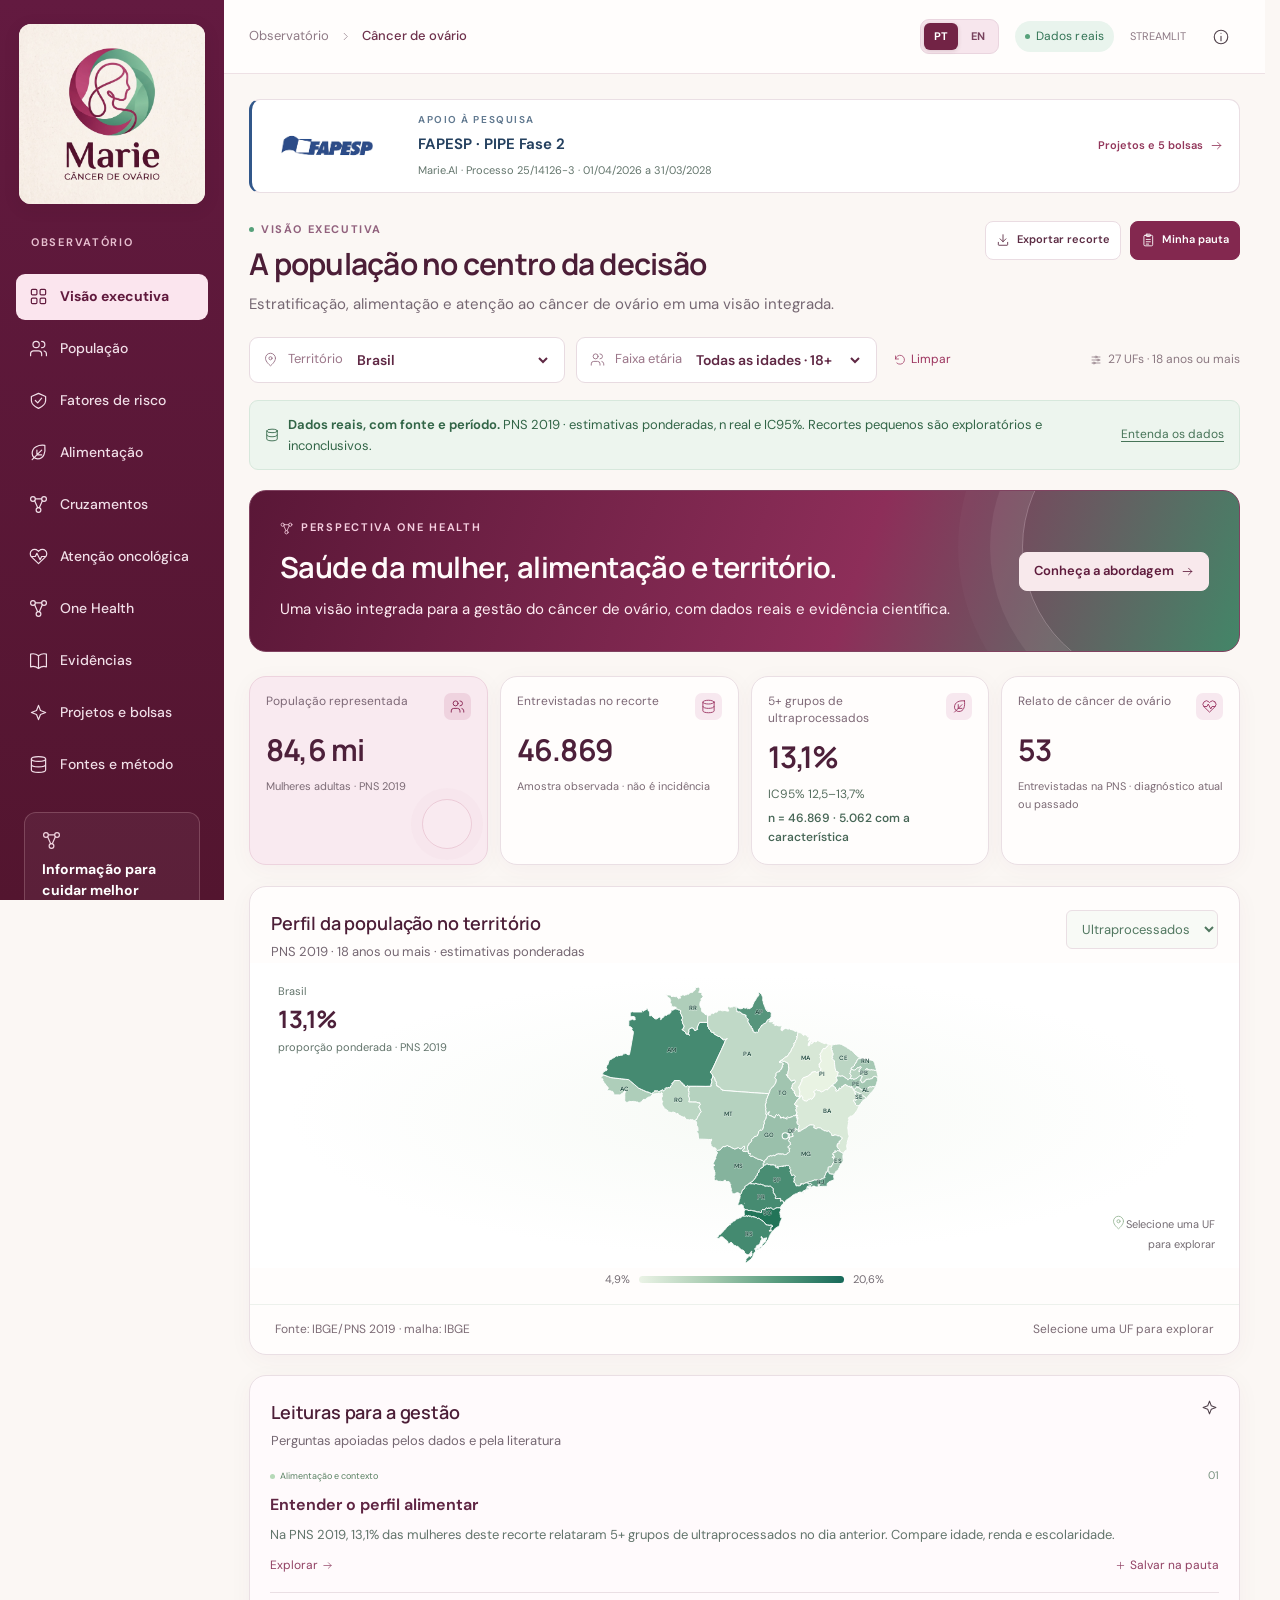
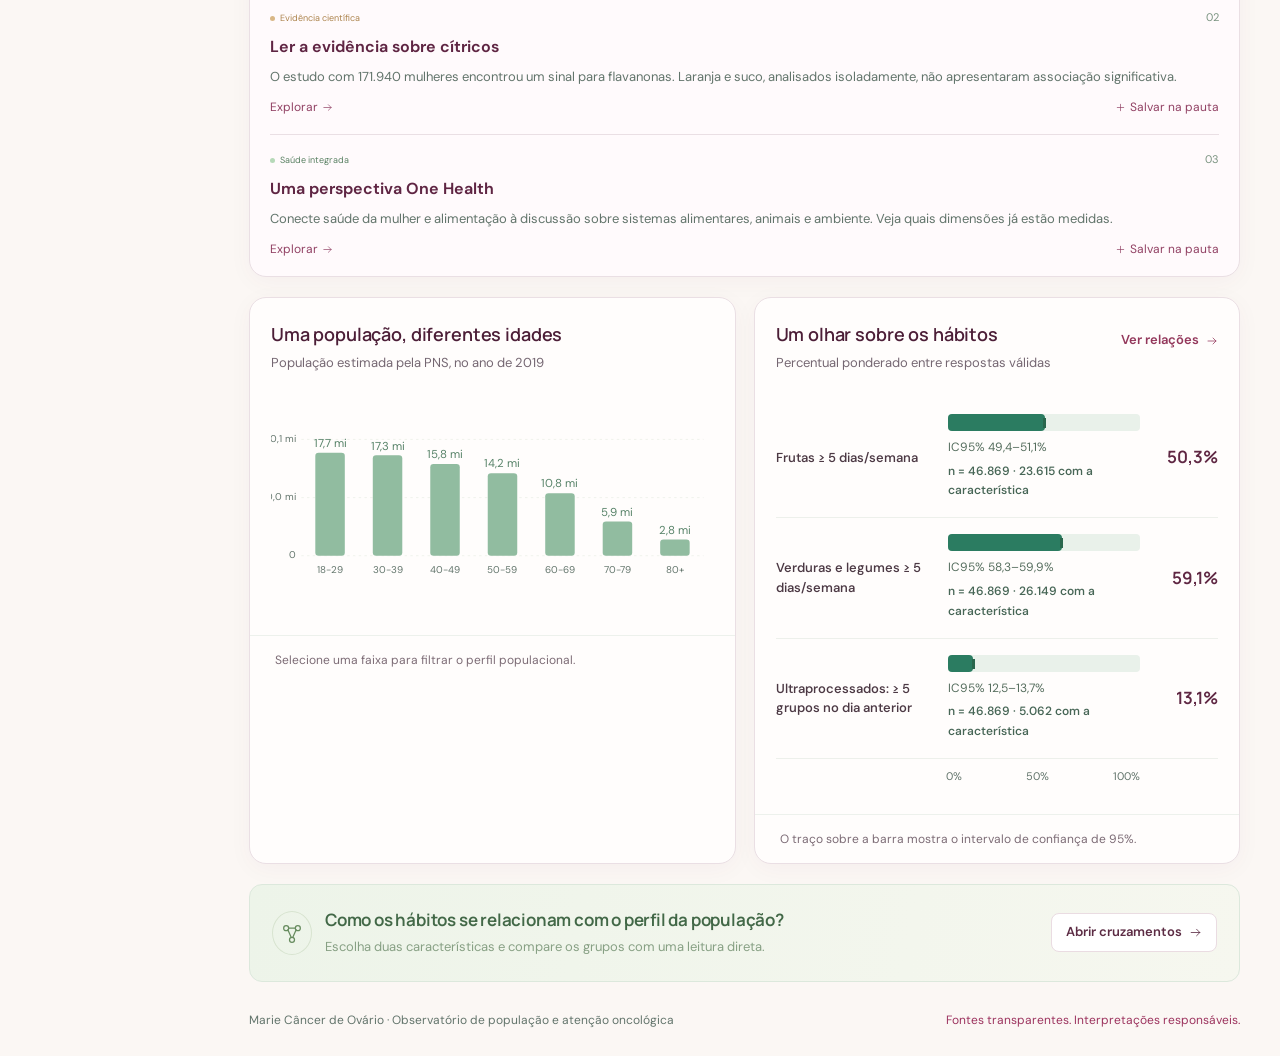
<file: frontend/index.html>
<!doctype html>
<html lang="pt-BR">
<head>
  <meta charset="utf-8">
  <meta name="viewport" content="width=device-width, initial-scale=1">
  <meta name="theme-color" content="#631a40">
  <meta name="description" content="Marie Câncer de Ovário: população, alimentação e atenção oncológica em uma visão para a gestão de saúde. Dados reais da PNS 2019, SIM 2024 e INCA, com cruzamentos e evidência científica.">
  <title>Marie Câncer de Ovário | Observatório para gestão</title>
  <link rel="icon" type="image/jpeg" href="assets/marie-logo.jpeg">
  <link rel="stylesheet" href="styles.css">
  <link rel="stylesheet" href="marie-theme.css">
  <script src="streamlit-bridge.js" defer></script>
  <script src="data.js" defer></script>
  <script src="i18n-en.js" defer></script>
  <script src="i18n-en-data.js" defer></script>
  <script src="i18n-en-extra.js" defer></script>
  <script src="app.js" defer></script>
</head>
<body>
  <a class="skip-link" href="#content">Ir para o conteúdo</a>
  <div id="app"><main class="main"><h1>Marie Câncer de Ovário</h1><p>Carregando as bases reais e os indicadores do observatório…</p></main></div>
  <div id="modal-root"></div>
  <div id="toast" role="status" aria-live="polite"></div>
  <noscript>Ative o JavaScript para explorar os filtros e visualizações do Marie Câncer de Ovário.</noscript>
</body>
</html>
</file>
<file: frontend/styles.css>
@import url('https://fonts.googleapis.com/css2?family=DM+Sans:wght@400;450;500;550;600;650;700&family=Manrope:wght@400;500;600;650;700;750;800&display=swap');
:root{--ink:#183c3e;--body:#314d50;--muted:#708183;--line:#e3eae7;--bg:#f4f7f4;--white:#fff;--teal:#177568;--teal-dark:#103e40;--mint:#e3f1e9;--mint-bright:#bfe8d4;--amber:#ae773a;--sand:#fcf4e8;--radius:17px;--shadow:0 5px 22px #224a3b05;--font:'DM Sans',Arial,sans-serif;--heading:'Manrope','DM Sans',Arial,sans-serif}
*{box-sizing:border-box}html{scroll-behavior:smooth}body{margin:0;font-family:var(--font);color:var(--body);background:var(--bg);font-size:14px;line-height:1.55;-webkit-font-smoothing:antialiased}button,input,select{font:inherit}button,a,select{-webkit-tap-highlight-color:transparent}button{cursor:pointer}button:disabled{cursor:default;opacity:.5}a{color:var(--teal)}button:focus-visible,a:focus-visible,select:focus-visible,input:focus-visible,[tabindex]:focus-visible{outline:3px solid #77b7a8;outline-offset:3px}button svg,a svg{pointer-events:none}svg{display:block}button{color:inherit}button.icon-button{width:37px;height:37px;display:grid;place-items:center;border:1px solid var(--line);background:#fff;border-radius:10px}button.icon-button:hover{background:var(--mint)}.icon{display:inline-block;vertical-align:middle;flex-shrink:0}.skip-link{position:fixed;top:-60px;left:20px;background:var(--teal-dark);color:#fff;padding:10px 20px;z-index:30}.skip-link:focus{top:10px}
.sidebar{position:fixed;inset:0 auto 0 0;width:224px;background:var(--teal-dark);color:#c1d7d2;display:flex;flex-direction:column;z-index:20;padding:30px 17px 19px;transition:transform .2s}.brand{display:flex;gap:11px;align-items:center;padding:0 12px 31px;color:#fff;text-decoration:none}.brand-name{font-family:var(--heading);font-size:25px;font-weight:750;letter-spacing:-1.1px;line-height:1.2}.brand-name span{font-weight:400}.brand-sub{font-size:10px;letter-spacing:3.1px;color:#9dc8bc;margin-top:6px}.nav-label{padding:8px 15px;color:#a7c1b9;font-size:9px;font-weight:650;letter-spacing:1.8px}.nav{display:flex;flex-direction:column;gap:6px}.nav button{display:flex;align-items:center;gap:13px;width:100%;text-align:left;background:transparent;border:0;border-radius:9px;padding:12px 15px;color:#c4d8d2;font-size:13px;font-weight:500;transition:background .15s,color .15s}.nav button:hover{background:#ffffff0b;color:white}.nav button.active{background:#d4ecdf;color:#163f3e;font-weight:700}.nav button .badge{margin-left:auto;font-size:9px;border:1px solid #a0c0b755;padding:0 5px;border-radius:4px}.sidebar-bottom{margin-top:auto}.sidebar-note{margin:24px 8px 22px;padding:17px;border:1px solid #8cad9f35;border-radius:12px;background:#d6eadb05;font-size:11px;color:#b2ccc2}.sidebar-note strong{display:block;color:#ebf4e8;font-size:12px;margin:9px 0 6px}.sidebar-note p{margin:0;line-height:1.7}.sidebar-note a{color:#c9e6d7;display:flex;gap:5px;align-items:center;margin-top:13px;text-decoration:none;font-weight:600}.sidebar-profile{display:flex;align-items:center;gap:10px;padding:17px 8px 0;border-top:1px solid #8cad9f25}.avatar{width:34px;height:34px;display:grid;place-items:center;border-radius:50%;background:#d4e6dc;color:var(--ink);font-weight:650;font-size:11px}.profile-name{font-size:11px;color:#ebf4ed;font-weight:600}.profile-role{font-size:10px;color:#a5c2b5}.sidebar-profile>.icon{margin-left:auto;color:#7faaa0}
.shell{margin-left:224px;min-height:100vh}.topbar{height:74px;display:flex;align-items:center;justify-content:space-between;padding:0 34px;border-bottom:1px solid var(--line);background:#fdfefd;gap:16px}.breadcrumb{display:flex;align-items:center;gap:11px;color:#8b9995;font-size:11px}.breadcrumb strong{color:#44615c;font-weight:500}.topbar-right{display:flex;align-items:center;gap:16px}.live-pill{display:flex;align-items:center;gap:6px;font-size:10px;color:#547267;letter-spacing:.1px;padding:5px 10px;border-radius:30px;background:#edf4ed}.status-dot{height:5px;width:5px;border-radius:50%;background:#719f87;display:inline-block;flex-shrink:0}.topbar .version{font-size:10px;color:#889993}.topbar .icon-button{height:31px;width:31px;border:0;background:transparent}.mobile-menu{display:none!important}.main{max-width:1640px;margin:auto;padding:31px 34px 32px}.page-heading{display:flex;align-items:flex-end;justify-content:space-between;gap:20px;margin-bottom:20px}.eyebrow{font-size:9px;letter-spacing:1.7px;font-weight:700;text-transform:uppercase;color:#67877b;display:flex;gap:7px;align-items:center;margin-bottom:7px}.page-heading h1{font-family:var(--heading);font-weight:650;font-size:30px;line-height:1.2;color:var(--ink);letter-spacing:-1.1px;margin:0}.page-heading p{color:#708780;font-size:12px;margin:9px 0 0}.heading-actions{display:flex;gap:9px;padding-bottom:1px}.button{display:inline-flex;justify-content:center;align-items:center;gap:7px;border:1px solid var(--line);border-radius:8px;background:#fff;padding:9px 14px;font-size:11px;line-height:1.6;font-weight:600;text-decoration:none;color:var(--ink);white-space:nowrap;transition:all .15s}.button:hover{border-color:#aac8ba;background:#f0f7f1}.button.primary{background:var(--teal-dark);color:#fff;border-color:var(--teal-dark)}.button.primary:hover{background:#235e57}.button.small{padding:6px 10px;font-size:10px}.button.ghost{border:0;background:transparent;color:var(--teal);padding:4px 0}.button .count{background:#ffffff26;color:white;padding:0 5px;border-radius:5px;font-size:10px}.filters{display:flex;align-items:center;gap:11px;margin-bottom:17px}.filter-field{display:flex;align-items:center;gap:9px;background:#fff;border:1px solid var(--line);border-radius:9px;padding:7px 12px;min-height:39px}.filter-field>.icon{color:#7c9a8d}.filter-field span{font-size:10px;color:#84958e}.filter-field select{color:#2b534a;border:0;outline:none;background:transparent;font-size:11px;font-weight:600;min-width:112px;max-width:225px;padding-right:15px;cursor:pointer}.filter-field select:focus-visible{outline:2px solid #68a48d}.filter-reset{padding:6px;border:0;background:transparent;display:flex;align-items:center;color:#718b7f;font-size:10px;gap:5px}.filter-count{margin-left:auto;display:flex;align-items:center;gap:6px;color:#8a9a92;font-size:10px}.demo-banner{display:flex;align-items:center;gap:9px;background:#f5f2e9;border:1px solid #e9e2d2;border-radius:9px;padding:9px 13px;color:#79674b;font-size:10px;margin-bottom:20px;line-height:1.6}.demo-banner strong{font-weight:650}.demo-banner button{margin-left:auto;flex-shrink:0;color:#816d47;font-size:10px;border:0;background:transparent;text-decoration:underline;text-underline-offset:3px;padding:0}.kpi-grid{display:grid;grid-template-columns:repeat(4,minmax(0,1fr));gap:15px;margin-bottom:21px}.kpi{padding:17px 18px 14px;border:1px solid var(--line);border-radius:var(--radius);background:#fff;position:relative;min-height:131px;box-shadow:var(--shadow)}.kpi-top{display:flex;gap:6px;align-items:center;justify-content:space-between;color:#648176;font-size:10px}.kpi-top .metric-icon{display:grid;place-items:center;background:#eef4ee;border-radius:7px;width:27px;height:27px;color:#528b70}.kpi-value{display:flex;align-items:baseline;gap:6px;font-family:var(--heading);font-weight:650;color:var(--ink);font-size:30px;line-height:1.3;margin:5px 0 6px;letter-spacing:-.8px}.kpi-value small{font-family:var(--font);font-size:12px;font-weight:400;color:#7a8b83;letter-spacing:0}.kpi-sub{font-size:9px;color:#8b9993;display:flex;align-items:center;gap:5px}.kpi.accent{background:#e8f2e9;border-color:#d9e6da}.kpi.accent .metric-icon{background:#d4e8d8}.kpi.accent:after{content:'';position:absolute;width:48px;height:48px;border:1px solid #93b8a43b;border-radius:50%;right:15px;bottom:15px;box-shadow:0 0 0 11px #a6c5aa0a;pointer-events:none}
.grid-main{display:grid;grid-template-columns:minmax(0,1.72fr) minmax(286px,1fr);gap:20px;margin-bottom:20px}.grid-equal{display:grid;grid-template-columns:1fr 1fr;gap:20px;margin-bottom:20px}.grid-three{display:grid;grid-template-columns:repeat(3,1fr);gap:18px;margin-bottom:20px}.panel{border:1px solid var(--line);border-radius:var(--radius);background:#fff;box-shadow:var(--shadow);min-width:0;overflow:hidden}.panel-header{display:flex;align-items:flex-start;justify-content:space-between;gap:12px;padding:20px 21px 0}.panel-title{font-family:var(--heading);font-weight:700;font-size:13px;color:#284d43;margin:0;letter-spacing:-.15px}.panel-sub{font-size:10px;color:#8a9a90;margin:4px 0 0;line-height:1.6}.panel-body{padding:19px 21px 20px}.panel-foot{border-top:1px solid #edf1ec;padding:10px 21px;display:flex;justify-content:space-between;align-items:center;font-size:9px;gap:10px;color:#89998e}.tiny-tag{padding:3px 7px;border-radius:4px;font-size:9px;line-height:1.5;font-weight:550;display:inline-flex;align-items:center;gap:5px;white-space:nowrap;background:#edf5ee;color:#618b70}.tiny-tag.amber{background:#fbf2e5;color:#a27b43}.tiny-tag.neutral{background:#f1f4ef;color:#7d8f82}.segment{display:inline-flex;background:#f4f6f1;padding:3px;border-radius:7px;gap:3px;align-items:center}.segment button{font-size:9px;font-weight:550;line-height:1.5;background:transparent;color:#7e9385;border:0;border-radius:5px;padding:5px 10px;white-space:nowrap}.segment button.active{color:#396249;background:white;box-shadow:0 1px 3px #244a3010}.slim-select{font-size:10px;padding:5px 21px 5px 8px;background:#f8faf6;border:1px solid var(--line);border-radius:6px;max-width:260px;color:#517760}.map-wrap{position:relative;padding:10px 16px 0;min-height:285px;display:flex;align-items:center;justify-content:center;background:radial-gradient(ellipse at center,#f7faf6 0,white 65%)}.brazil-map{width:100%;height:295px;max-width:505px;overflow:visible}.brazil-map .uf{stroke:white;stroke-width:1.2;stroke-linejoin:round;transition:fill .18s,opacity .18s;cursor:pointer}.brazil-map .uf:hover,.brazil-map .uf:focus{stroke:#16443b;stroke-width:1.8;filter:brightness(.93);outline:none}.brazil-map .uf.selected{stroke:#174b3b;stroke-width:2}.map-label{font-size:8px;fill:#234e42;pointer-events:none;text-anchor:middle;font-weight:600;paint-order:stroke;stroke:white;stroke-width:1.1px;stroke-opacity:.55}.map-summary{position:absolute;top:20px;left:28px;display:flex;flex-direction:column;pointer-events:none}.map-summary span{font-size:9px;color:#98a79b}.map-summary strong{font-family:var(--heading);color:#497557;font-size:17px;letter-spacing:-.4px}.map-note{position:absolute;right:24px;bottom:15px;text-align:right;font-size:9px;color:#829b85;line-height:1.5;max-width:90px}.map-note .icon{margin:0 0 6px auto;color:#9ebb9d}.map-legend{display:flex;align-items:center;justify-content:center;gap:9px;font-size:9px;color:#7e9181;padding:3px 25px 16px}.legend-ramp{height:7px;max-width:205px;flex:1;border-radius:6px;background:linear-gradient(90deg,#ebf3e6,#abcdb3,#599c7e,#176959)}.legend-dot{height:7px;width:7px;display:inline-block;border-radius:50%;margin-right:6px;vertical-align:middle;background:var(--teal)}.map-tooltip{position:fixed;z-index:35;pointer-events:none;padding:10px 13px;border-radius:8px;background:#123c34;color:white;font-size:11px;box-shadow:0 5px 20px #163f3320;max-width:240px}.map-tooltip strong{display:block;font-size:12px}.map-tooltip span{color:#d3e7d9;font-size:10px}.uf-tiles{display:grid;grid-template-columns:repeat(9,1fr);gap:8px;max-width:550px;width:100%;padding:40px 0}.uf-tile{border:1px solid #c4dac6;padding:15px 4px;border-radius:8px;color:#225338;font-size:11px}
.insights-panel{background:#fcfdfa}.insight-intro{display:flex;align-items:center;gap:8px;color:#52866b;font-size:10px;padding:15px 21px 3px}.insight-list{padding:0 20px}.insight{padding:16px 0;border-bottom:1px solid var(--line)}.insight:last-child{border-bottom:0}.insight-top{display:flex;align-items:center;justify-content:space-between;gap:12px;font-size:10px;color:#7a9380}.insight h3{font-size:12px;color:#365c43;line-height:1.5;margin:8px 0 5px;font-weight:650}.insight p{font-size:10px;line-height:1.7;color:#839384;margin:0}.insight-action{display:flex;align-items:center;justify-content:space-between;margin-top:9px;color:#9caf9e;font-size:9px}.insight-action button{font-size:10px;background:transparent;border:0;padding:1px 0;color:#557b59;display:flex;align-items:center;gap:4px}.insight-action button.saved{color:#91a895}.insight .priority-marker{font-size:9px;color:#598062;display:flex;align-items:center;gap:5px}.insight .priority-marker i{background:#b6d9b8;width:5px;height:5px;border-radius:50%}.insight .priority-marker.amber{color:#ac834c}.insight .priority-marker.amber i{background:#d9b786}.bar-chart{width:100%;height:185px}.chart-label{fill:#849785;font-size:10px;font-family:var(--font)}.chart-grid{stroke:#edf1e9;stroke-dasharray:3 4;stroke-width:1}.chart-tick{fill:#a0ac9b;font-size:9px;font-family:var(--font)}.chart-bar{fill:#91bca0;transition:fill .18s;cursor:pointer}.chart-bar:hover{fill:#286d4c}.chart-bar.selected{fill:#296c4d}.chart-bar-value{font-size:9px;fill:#588369;font-family:var(--font)}.hbar-row{display:grid;grid-template-columns:minmax(115px,1fr) minmax(50px,1.15fr) 40px;gap:12px;align-items:center;margin-bottom:17px}.hbar-row:last-child{margin:0}.hbar-label{font-size:10px;color:#64806b;line-height:1.4}.hbar-label small{display:block;font-size:9px;color:#9dab9d;margin-top:2px}.hbar-track{height:6px;background:#eef4eb;border-radius:5px;overflow:hidden}.hbar-fill{background:#6b9f7f;height:100%;border-radius:5px}.hbar-value{font-family:var(--heading);font-size:12px;color:#416b4f;font-weight:700;text-align:right}.legend{display:flex;align-items:center;gap:15px;color:#92a18f;font-size:9px;flex-wrap:wrap}.legend .legend-dot{width:6px;height:6px}.explore-strip{display:flex;align-items:center;justify-content:space-between;gap:15px;border:1px solid #dce8dc;padding:18px 23px;border-radius:13px;background:linear-gradient(100deg,#edf4e9,#f6f7ef);margin-bottom:20px}.explore-strip h3{font-family:var(--heading);font-size:13px;font-weight:650;color:#426847;letter-spacing:-.2px;margin:0}.explore-strip p{font-size:10px;color:#87a084;margin:4px 0 0}.explore-strip-icon{padding:9px;border:1px solid #d8e4d0;border-radius:50%;color:#668b5e}.explore-strip>div{display:flex;align-items:center;gap:13px}.page-foot{display:flex;gap:15px;justify-content:space-between;color:#98a597;font-size:9px;margin:28px 0 0}.page-foot a{text-decoration:none;color:#7e9678}
.cohort-bar{display:flex;align-items:center;gap:12px;margin:0 0 20px;padding:10px 14px;background:#eaf2e9;border:1px solid #dce9d9;border-radius:10px;font-size:10px;color:#66835c}.cohort-bar select{font-size:11px;background:#fff;border:1px solid #d5e4d0;border-radius:6px;color:#4b6b44;padding:6px 9px;min-width:230px;max-width:340px}.cohort-bar .help{margin-left:auto;font-size:10px;border:0;background:transparent;color:#5c8050;display:flex;align-items:center;gap:4px}.empty-state{text-align:center;padding:35px 30px;color:#8b977f;display:flex;flex-direction:column;align-items:center}.empty-state .empty-symbol{height:46px;width:46px;display:grid;place-items:center;color:#9d976b;background:#f8f3e7;border-radius:14px;margin-bottom:14px}.empty-state h3{font-family:var(--heading);font-size:15px;font-weight:650;color:#687354;margin:0 0 8px}.empty-state p{font-size:11px;line-height:1.8;margin:0;max-width:450px}.empty-state small{font-size:10px;margin-top:13px;color:#99a48f}.metric-tiles{display:grid;grid-template-columns:repeat(3,1fr);gap:14px;margin-bottom:20px}.metric-tile{border:1px solid var(--line);border-radius:14px;background:#fff;padding:19px 20px}.metric-tile .number{font-family:var(--heading);font-size:27px;font-weight:650;letter-spacing:-.6px;color:#305c43;margin:6px 0}.metric-tile h3{font-size:11px;color:#64826a;font-weight:500;margin:0}.metric-tile p{font-size:9px;color:#9ba797;margin:0}.metric-tile .icon{color:#73966d;margin-bottom:7px}.metric-tile small{font-size:10px;color:#899d7e}.comparison-key{display:flex;align-items:center;gap:15px;margin:5px 0 15px;font-size:10px;color:#72876b}.row-compare{margin-bottom:16px}.row-compare-title{display:flex;justify-content:space-between;font-size:10px;color:#749068;margin-bottom:6px}.double-bars{display:flex;flex-direction:column;gap:4px}.double-bars .hbar-track{height:5px}.double-bars .comparison .hbar-fill{background:#c7cfb1}.callout{padding:14px 16px;border:1px solid #e7e8dc;border-radius:10px;background:#f9f9f1;color:#7e8660;font-size:11px;line-height:1.8;margin-bottom:20px;display:flex;align-items:flex-start;gap:10px}.callout .icon{margin-top:3px}.callout p{margin:0}.callout strong{font-weight:650;color:#64754f}.view-tabs{display:flex;gap:23px;border-bottom:1px solid var(--line);margin-bottom:20px}.view-tabs button{padding:3px 1px 12px;border:0;border-bottom:2px solid transparent;background:transparent;color:#8a9b7e;font-size:11px;display:flex;align-items:center;gap:7px}.view-tabs button.active{border-color:#528157;color:#395c3e;font-weight:650}.analysis-controls{display:flex;gap:16px;margin-bottom:22px;flex-wrap:wrap}.control-group{display:flex;flex-direction:column;gap:5px;min-width:190px;flex:1}.control-group label{font-size:10px;color:#8b9b7f}.control-group select{padding:10px 12px;border:1px solid var(--line);border-radius:8px;background:#fff;color:#4f6d44;font-size:11px;width:100%}.matrix{display:grid;grid-template-columns:90px 1fr 1fr;gap:10px;align-items:stretch;margin:8px 0 20px}.matrix-label{font-size:10px;color:#7e916d;display:flex;align-items:center;justify-content:center;text-align:center;padding:8px;line-height:1.6}.matrix-cell{padding:18px 12px;background:#edf4e7;border:1px solid #dce8d3;border-radius:10px;text-align:center;position:relative;min-height:112px;display:flex;flex-direction:column;justify-content:center}.matrix-cell.dark{background:#c8dfbd;border-color:#bbd5ab}.matrix-cell strong{font-family:var(--heading);font-size:24px;font-weight:650;color:#3f6033;letter-spacing:-.5px}.matrix-cell span{font-size:10px;color:#779268}.matrix-cell small{font-size:9px;color:#94a282;margin-top:3px}.matrix-cell.suppressed{background:repeating-linear-gradient(45deg,#f7f8f1,#f7f8f1 5px,#f0f3e8 5px,#f0f3e8 6px);color:#96a385;border-color:#e4e9d8}.matrix-cell.suppressed strong{font-size:16px;color:#9ca58a}.details-list{list-style:none;margin:0;padding:0}.details-list li{padding:11px 0;display:flex;justify-content:space-between;gap:16px;border-bottom:1px solid #edf0e5;font-size:11px;color:#8a9b7b}.details-list li:last-child{border:0}.details-list li strong{font-weight:600;color:#607650;text-align:right}.details-list.compact li{font-size:10px;padding:9px 0}.text-block h3{font-size:12px;color:#506843;margin:0 0 10px;font-weight:650}.text-block p{font-size:11px;color:#8a977b;line-height:1.85;margin:0 0 14px}.text-block p:last-child{margin:0}.text-block code{font-size:10px;color:#637a52;background:#eff4e7;padding:1px 4px;border-radius:3px}.text-block a{color:#49733f;text-underline-offset:3px}.scatter-chart{width:100%;height:335px}.scatter-dot{fill:#91b078;fill-opacity:.72;stroke:white;stroke-width:1;cursor:pointer}.scatter-dot:hover{fill:#3b6d40;fill-opacity:1}.scatter-dot.selected{fill:#1d5c43;fill-opacity:1;stroke:#1d5c43;stroke-width:2}.scatter-label{font-size:10px;fill:#8e9f7d;font-family:var(--font)}.scatter-axis{stroke:#cfdcc1;stroke-width:1}.scatter-axis-label{font-size:10px;fill:#748663;font-family:var(--font)}.table-scroll{overflow-x:auto}.data-table{width:100%;border-collapse:collapse;white-space:nowrap;font-size:10px;text-align:left}.data-table th{font-weight:550;color:#93a184;font-size:9px;padding:11px 14px;background:#f8faf5;border-bottom:1px solid #e4eadd;letter-spacing:.15px}.data-table td{padding:12px 14px;border-bottom:1px solid #edf1e7;color:#6f855b}.data-table tr:last-child td{border:0}.data-table tbody tr:hover{background:#fafcf7}.data-table .number{text-align:right;font-variant-numeric:tabular-nums;font-weight:550}.data-table td strong{font-weight:600;color:#426640}.data-table button{border:0;background:transparent;padding:0;color:#547a43;font-size:10px;text-decoration:underline;text-underline-offset:3px}.search-box{display:flex;align-items:center;gap:7px;color:#8aa47a;border:1px solid var(--line);padding:5px 9px;border-radius:7px;background:#fafcf7}.search-box input{font-size:10px;color:#6d8860;border:0;background:transparent;max-width:145px;outline:none}.donut-wrap{display:flex;align-items:center;justify-content:center;gap:20px;padding:10px 0}.donut{width:190px;height:190px;flex-shrink:0}.donut-big{font-family:var(--heading);font-weight:650;fill:#365c36;font-size:25px}.donut-small{font-family:var(--font);fill:#8ba17b;font-size:10px}.donut-legend{min-width:150px;display:flex;flex-direction:column;gap:13px;font-size:10px;color:#769166}.donut-legend>div{display:flex;justify-content:space-between;gap:15px;align-items:center}.donut-legend strong{color:#668353;font-size:11px}.donut-legend i{display:inline-block;width:8px;height:8px;border-radius:3px;margin-right:6px}.stat-line{display:flex;justify-content:space-between;align-items:center;gap:15px;border-bottom:1px solid #e9efdf;padding:13px 0;color:#8b9c79;font-size:11px}.stat-line:last-child{border:0}.stat-line strong{font-family:var(--heading);font-size:21px;color:#537946;letter-spacing:-.5px;font-weight:650}.stat-line small{display:block;font-size:9px;color:#a0ad91;margin-top:4px}.source-grid{display:grid;grid-template-columns:repeat(3,1fr);gap:16px;margin-bottom:20px}.source-card{background:#fff;border:1px solid var(--line);padding:20px;border-radius:14px;display:flex;flex-direction:column}.source-card-head{display:flex;align-items:center;justify-content:space-between}.source-initial{width:36px;height:36px;display:grid;place-items:center;background:#edf4e5;border-radius:9px;color:#638653;font-size:10px;font-weight:700}.source-card h3{font-family:var(--heading);font-size:14px;color:#4d6a3d;margin:13px 0 6px}.source-card p{font-size:10px;color:#8e9c7c;margin:0 0 10px;line-height:1.75}.source-card .source-meta{font-size:9px;color:#9dac8b;margin-top:auto;padding-top:10px;border-top:1px solid #edf1e5}.source-card a{font-size:10px;color:#678647;margin-top:9px;display:flex;align-items:center;justify-content:space-between;text-decoration:none}.method-step{display:grid;grid-template-columns:30px 1fr;gap:12px;padding:16px 0;border-bottom:1px solid #edf1e4}.method-step:last-child{border:0}.step-number{width:25px;height:25px;border:1px solid #dce7cc;border-radius:50%;font-size:10px;display:grid;place-items:center;color:#7a945e}.method-step h3{margin:0 0 5px;font-size:11px;font-weight:650;color:#5e7946}.method-step p{margin:0;font-size:10px;line-height:1.8;color:#8f9f7b}.source-links{padding:0;margin:0;list-style:none}.source-links li{padding:12px 0;border-bottom:1px solid #edf1e5}.source-links li:last-child{border:0}.source-links a{font-size:11px;color:#6a854c;text-underline-offset:3px}.source-links small{display:block;margin-top:4px;color:#9eaa88;font-size:9px}.badge-row{display:flex;flex-wrap:wrap;gap:6px;margin-bottom:15px}
.overlay{position:fixed;inset:0;background:#132e2aa8;backdrop-filter:blur(4px);z-index:50;display:flex;align-items:center;justify-content:center;padding:25px}.modal{background:white;border-radius:18px;max-width:680px;width:100%;max-height:90vh;overflow:auto;box-shadow:0 25px 90px #001e2230}.modal-header{padding:24px 25px 17px;display:flex;justify-content:space-between;align-items:flex-start;border-bottom:1px solid var(--line)}.modal-header h2{font-family:var(--heading);font-size:21px;letter-spacing:-.6px;color:var(--ink);margin:0}.modal-header p{font-size:11px;color:#879684;margin:5px 0 0}.modal-body{padding:23px 25px}.modal-footer{padding:15px 25px;border-top:1px solid var(--line);display:flex;justify-content:flex-end;gap:10px}.modal-body .text-block p{font-size:12px}.agenda-item{padding:16px;border:1px solid var(--line);border-radius:10px;margin-bottom:12px;background:#fbfcf9}.agenda-item h3{margin:0;font-size:12px;color:#506a42}.agenda-item p{font-size:10px;color:#8b9a7c;margin:6px 0 12px}.agenda-item-footer{display:flex;gap:12px;align-items:center;justify-content:space-between}.agenda-item select{border:1px solid var(--line);font-size:10px;padding:5px;border-radius:5px;color:#768f62;background:white}.agenda-item button{font-size:10px;padding:2px 0;color:#a28e67;border:0;background:transparent}.agenda-item small{font-size:9px;color:#9aa889}.meta-grid{display:grid;grid-template-columns:1fr 1fr;gap:15px}.meta-grid>div{padding:14px;border:1px solid var(--line);border-radius:10px;background:#fafcf7}.meta-grid label{display:block;font-size:9px;color:#94a17f;margin-bottom:7px}.meta-grid strong{font-size:12px;font-weight:600;color:#647e49}.modal ul.bullet-list{font-size:11px;line-height:1.8;color:#83946e;padding-left:17px}.modal ul.bullet-list li{margin-bottom:8px}#toast{position:fixed;bottom:28px;left:calc(50% + 90px);transform:translate(-50%,20px);max-width:450px;z-index:60;border-radius:10px;background:#173f36;color:#e3f0de;font-size:11px;padding:12px 18px;opacity:0;pointer-events:none;transition:opacity .2s,transform .2s;box-shadow:0 4px 25px #132e2a20}#toast.show{opacity:1;transform:translate(-50%,0)}.loading{padding:100px;text-align:center;color:#748f67}.stack-gap{margin-bottom:20px}.mt-15{margin-top:15px}.mb-15{margin-bottom:15px}.section-label{font-size:10px;letter-spacing:.8px;text-transform:uppercase;color:#879b75;font-weight:600;margin-bottom:13px}.mobile-backdrop{display:none}.print-title{display:none}
@media(min-width:1550px){.main{padding:37px 42px}.topbar{padding:0 42px}.brazil-map{height:320px}.map-wrap{min-height:320px}.kpi-value{font-size:34px}.kpi{padding:20px 22px}.panel-header{padding:23px 25px 0}.panel-body{padding:21px 25px 23px}.panel-title{font-size:14px}.insight-list{padding:0 24px}.insight{padding:20px 0}.insight h3{font-size:13px}.hbar-row{margin-bottom:20px}}
@media(max-width:1190px){.sidebar{width:198px;padding-left:12px;padding-right:12px}.brand{gap:8px;padding-left:8px;padding-right:8px}.brand-name{font-size:23px}.nav button{padding:11px 12px;font-size:12px}.shell{margin-left:198px}.main{padding:25px 24px}.topbar{padding:0 24px}.kpi-grid{gap:11px}.kpi{padding:13px}.kpi-top{font-size:9px}.kpi-value{font-size:26px}.kpi-sub{font-size:8px}.grid-main{grid-template-columns:minmax(0,1.5fr) minmax(260px,1fr);gap:16px}.grid-equal{gap:16px}.page-heading h1{font-size:27px}.panel-header{padding:17px 17px 0}.panel-body{padding:17px}.hbar-row{grid-template-columns:112px 1fr 36px;gap:9px}.topbar-right{gap:8px}.map-summary{left:20px}.brazil-map{height:282px}.donut-wrap{gap:5px}.donut{width:150px;height:150px}.donut-legend{min-width:130px}.source-grid{grid-template-columns:repeat(2,1fr)}}
@media(max-width:1000px){.sidebar{width:180px}.shell{margin-left:180px}.brand-name{font-size:21px}.brand svg{width:29px}.brand-sub{font-size:8px}.nav button{font-size:11px;gap:10px}.main{padding:24px 20px}.topbar{padding:0 20px}.grid-main{grid-template-columns:1.35fr 1fr}.kpi-top .metric-icon{display:none}.kpi{min-height:110px}.kpi-value{font-size:25px;margin-top:11px}.filter-field select{min-width:100px}.filter-field span{display:none}.filter-count{font-size:9px}.heading-actions .button{font-size:10px;padding:8px 10px}.insight-list{padding:0 16px}.insight p{font-size:9px}.panel-title{font-size:12px}.panel-sub{font-size:9px}.map-note{display:none}.segment button{padding:4px 6px;font-size:8px}.brazil-map{height:270px}.donut-wrap{flex-direction:column}.donut-legend{flex-direction:row;flex-wrap:wrap;justify-content:center;gap:10px;max-width:240px}.hbar-row{grid-template-columns:100px 1fr 36px}.hbar-label{font-size:9px}.cohort-bar{flex-wrap:wrap}.cohort-bar select{max-width:270px}.topbar .version{display:none}}
@media(max-width:840px){.sidebar{transform:translateX(-100%);width:224px}.sidebar.open{transform:translateX(0)}.shell{margin-left:0}.mobile-menu{display:grid!important}.mobile-backdrop.show{display:block;position:fixed;inset:0;z-index:19;background:#17352a88}.topbar{height:60px}.breadcrumb{margin-right:auto}.grid-main{grid-template-columns:1.5fr 1fr}.brand-name{font-size:25px}.brand svg{width:36px}.brand-sub{font-size:10px}.nav button{font-size:13px}.sidebar-note{font-size:11px}.main{padding:23px}.kpi-value{font-size:29px}#toast{left:50%}.page-heading h1{font-size:28px}}
@media(max-width:680px){.main{padding:21px 15px}.topbar{padding:0 15px}.breadcrumb{font-size:10px;gap:6px}.breadcrumb>span:first-child{display:none}.live-pill{font-size:9px;padding:4px 7px}.topbar-right{gap:4px}.topbar-right .version{display:none}.page-heading{align-items:flex-start;flex-direction:column;gap:14px;margin-bottom:17px}.page-heading h1{font-size:27px}.page-heading p{font-size:11px}.heading-actions{width:100%;justify-content:flex-start}.heading-actions .button{font-size:10px;padding:7px 11px}.filters{flex-wrap:wrap;gap:8px}.filter-field{padding:6px 9px;flex:1}.filter-field select{max-width:100%;min-width:100px;width:100%;font-size:10px}.filter-count{display:none}.filter-reset{padding:5px}.demo-banner{font-size:9px;padding:9px 10px;align-items:flex-start;gap:7px}.demo-banner>.icon{margin-top:2px;flex-shrink:0}.demo-banner button{font-size:9px;padding-top:1px}.kpi-grid{grid-template-columns:repeat(2,minmax(0,1fr));gap:10px;margin-bottom:16px}.kpi{padding:14px 15px;min-height:118px;border-radius:13px}.kpi-top{font-size:10px}.kpi-top .metric-icon{display:grid;width:24px;height:24px}.kpi-value{font-size:28px;margin:4px 0 6px}.kpi-sub{font-size:8px}.grid-main,.grid-equal,.grid-three{grid-template-columns:1fr;gap:16px;margin-bottom:16px}.panel{border-radius:14px}.panel-header{padding:18px 18px 0}.panel-body{padding:18px}.panel-title{font-size:13px}.panel-sub{font-size:10px}.panel-foot{padding:10px 18px;font-size:8px}.brazil-map{height:300px}.map-summary{left:24px}.map-note{display:block}.map-wrap{min-height:280px}.insight p{font-size:10px}.insight-list{padding:0 18px}.insight h3{font-size:12px}.hbar-row{grid-template-columns:124px 1fr 38px;gap:12px}.hbar-label{font-size:10px}.bar-chart{height:190px}.explore-strip{padding:17px;gap:10px}.explore-strip-icon{display:none}.explore-strip h3{font-size:12px}.explore-strip p{font-size:9px}.explore-strip .button{font-size:9px;padding:7px 9px}.page-foot{font-size:8px;flex-direction:column;gap:5px;margin-top:20px}.metric-tiles{grid-template-columns:repeat(2,1fr);gap:10px}.metric-tile{padding:15px}.metric-tile h3{font-size:10px}.metric-tile .number{font-size:26px}.cohort-bar{padding:10px;gap:7px}.cohort-bar select{width:100%;max-width:100%;min-width:200px}.cohort-bar .help{margin:3px 0 0 auto}.source-grid{gap:12px;grid-template-columns:1fr}.source-card{padding:18px}.view-tabs{gap:18px;overflow:auto}.view-tabs button{font-size:10px;white-space:nowrap}.analysis-controls{gap:10px}.control-group{min-width:150px}.matrix{grid-template-columns:58px 1fr 1fr;gap:7px}.matrix-cell{min-height:95px;padding:13px 7px}.matrix-cell strong{font-size:23px}.matrix-label{font-size:9px;padding:4px}.scatter-chart{height:300px}.donut-wrap{flex-direction:row;gap:20px}.donut{height:170px;width:170px}.donut-legend{flex-direction:column;flex-wrap:nowrap;gap:13px;min-width:100px}.table-scroll{margin:0}.data-table th,.data-table td{padding:10px 12px}.modal{max-height:90vh;border-radius:14px}.overlay{padding:15px}.modal-header{padding:20px}.modal-body{padding:20px}.modal-footer{padding:13px 20px}.modal-header h2{font-size:19px}.meta-grid{gap:10px}.empty-state{padding:27px 15px}.callout{font-size:10px;padding:12px}.uf-tiles{grid-template-columns:repeat(7,1fr);padding:20px 0}.page-heading .eyebrow{font-size:8px}.search-box{max-width:135px}.search-box input{max-width:100px}.slim-select{font-size:9px;max-width:190px}.panel-header>.button.ghost{font-size:9px}}
@media(prefers-reduced-motion:reduce){*,*:before,*:after{scroll-behavior:auto!important;transition:none!important;animation:none!important}}
@media print{body{background:#fff;font-size:12px;color:#111}.sidebar,.topbar,.heading-actions,.demo-banner button,.filters,.page-foot,.insight-action,.button,.view-tabs,.cohort-bar,.overlay,#toast,.skip-link,.explore-strip{display:none!important}.shell{margin:0}.main{padding:0;max-width:none}.page-heading{margin-bottom:15px}.page-heading h1{font-size:24px}.page-heading p{color:#333}.demo-banner{border:1px solid #aaa;color:#333;background:white}.panel,.kpi,.metric-tile,.source-card{box-shadow:none;break-inside:avoid;border:1px solid #ccc}.grid-main{grid-template-columns:1.5fr 1fr}.grid-equal{grid-template-columns:1fr 1fr}.kpi-grid{grid-template-columns:repeat(4,1fr)}.kpi-value{font-size:24px}.brazil-map{height:250px}.print-title{display:block;font-size:10px;color:#666;margin-bottom:15px}.panel-title{color:#222}.panel-sub,.panel-foot,.kpi-sub{color:#666}*{-webkit-print-color-adjust:exact;print-color-adjust:exact}}

/* Secondary information remains readable on light surfaces. */
.panel-sub,.panel-foot,.kpi-sub,.hbar-label small,.page-foot,.filter-count,.topbar .version,.filter-field span,.metric-tile p,.metric-tile small,.cohort-bar,.chart-label,.legend,.map-legend,.map-summary span,.map-note,.source-card .source-meta,.source-links small,.method-step p,.insight p,.insight-action,.chart-tick,.chart-label,.scatter-axis-label,.scatter-label,.donut-small{color:#62746b;fill:#62746b}
.text-block p,.source-card p,.details-list li,.empty-state p,.source-links a,.row-compare-title,.comparison-key,.matrix-label,.matrix-cell span,.matrix-cell small,.donut-legend,.data-table td,.data-table th,.stat-line{color:#5f735e}
.text-block p,.source-card p,.method-step p,.insight p{font-size:11px}
.panel-sub,.metric-tile p,.kpi-sub,.panel-foot{font-size:10px}
.data-table,.details-list.compact li,.hbar-label{font-size:11px}
.matrix-cell.suppressed strong,.matrix-cell.suppressed span{color:#6f765e}
@media (max-width:680px){.page-heading p{font-size:12px}.panel-title{font-size:14px}.insight p,.text-block p,.method-step p{font-size:12px}.panel-sub,.panel-foot,.kpi-sub{font-size:10px}}

@media(max-width:840px){.sidebar{visibility:hidden}.sidebar.open{visibility:visible}}
/* Novas relações e contexto real: continuação da identidade visual aprovada. */
.sidebar{overflow-y:auto}
.sidebar-bottom{flex-shrink:0}
/* Rolagem contínua dentro do componente Streamlit, inclusive em telas pequenas. */
html{overflow-y:scroll;scrollbar-gutter:stable;scrollbar-width:auto;scrollbar-color:#6c9586 #e6ede7}
body{min-height:100vh;overflow-x:hidden}
*::-webkit-scrollbar{width:12px;height:12px}
*::-webkit-scrollbar-track{background:#e6ede7;border-radius:8px}
*::-webkit-scrollbar-thumb{background:#719788;border:3px solid #e6ede7;border-radius:8px}
*::-webkit-scrollbar-thumb:hover{background:#365f50}
.sidebar{scrollbar-width:thin;scrollbar-color:#80a99c #163f40}
.sidebar::-webkit-scrollbar{width:9px}
.sidebar::-webkit-scrollbar-track{background:#163f40}
.sidebar::-webkit-scrollbar-thumb{background:#80a99c;border-color:#163f40}
.sidebar .brand-sub{font-size:8px;letter-spacing:1.35px;white-space:nowrap}
.sidebar .marie-brand{display:block;margin:0 3px 24px;padding:0;background:#f6efe5;border-radius:12px;overflow:hidden;flex-shrink:0}
.sidebar .marie-brand img{display:block;width:100%;height:154px;object-fit:cover;object-position:50% 51%}
@media(max-width:1190px){.sidebar .marie-brand img{height:145px}}
@media(max-width:1000px){.sidebar .marie-brand img{height:130px}}
@media(max-width:840px){.sidebar .marie-brand img{height:154px}}
@media(max-height:760px){.sidebar .marie-brand{margin-bottom:17px}.sidebar .marie-brand img{height:119px}}
.table-scroll{overflow-x:auto;scrollbar-gutter:stable;padding-bottom:8px;max-width:100%}
.table-scroll:focus-visible{outline:2px solid #44816c;outline-offset:3px}
.sample-count{display:block;margin-top:3px;color:#476656;font-weight:550}
.quality-label{display:inline-block;font-size:9px;line-height:1.4;color:#766449;margin-top:5px}
.quality-label.inconclusive{background:#fff2d9;border:1px solid #efdaba;color:#805b22;padding:2px 6px;border-radius:5px}
.sample-notice{display:flex;align-items:flex-start;gap:13px;padding:17px 20px;border:1px solid #ecd7b2;background:#fff8e9;border-radius:12px;margin:0 0 20px;color:#8b662b}
.sample-notice>.icon{flex:none;margin-top:3px}
.sample-notice strong{font-size:13px;color:#795722;font-weight:650}
.sample-notice p{margin:5px 0 0;color:#7d6848;font-size:11px;line-height:1.75}
.sample-strip{display:flex;align-items:center;gap:10px;padding:12px 15px;background:#edf4ef;border:1px solid #d9e7dd;border-radius:9px;margin:0 0 20px;font-size:11px;color:#416751}
.sample-strip>.tiny-tag{margin-left:auto}
.institutional-strip{display:flex;align-items:center;gap:16px;padding:0 16px 0 0;background:#fff;border:1px solid #e1e9e5;border-left:3px solid #31578a;border-radius:11px;margin:0 0 28px;min-height:81px}
.fapesp-logo{display:flex;align-items:center;justify-content:center;width:150px;flex:none;background:white;border-radius:10px;overflow:hidden}
.fapesp-logo img{width:148px;height:auto;display:block}
.institutional-copy{padding:12px 0;flex:1;min-width:0}
.institutional-copy>span{display:block;font-size:8px;letter-spacing:1.55px;font-weight:650;color:#617990;margin-bottom:4px}
.institutional-copy>strong{display:block;color:#24405f;font-size:13px;font-weight:650}
.institutional-copy>p{margin:5px 0 0;font-size:10px;line-height:1.6;color:#64766d}
.institutional-strip .button{font-size:10px;flex:none;color:#355c53}
.nutrition-tabs{gap:25px;margin:2px 0 22px}
.nutrition-tabs button{padding:7px 2px 14px;font-size:12px}
.international-hero{display:flex;align-items:flex-start;justify-content:space-between;gap:22px;padding:26px 29px;margin:0 0 23px;background:linear-gradient(115deg,#143f40,#275d53);border:1px solid #28584e;border-radius:16px;color:#e8f4eb}
.international-hero h2{font-family:var(--heading);font-size:24px;line-height:1.3;letter-spacing:-.5px;color:#f4faef;margin:11px 0 10px;font-weight:650;max-width:820px}
.international-hero p{font-size:12px;color:#d7e9db;line-height:1.75;margin:0;max-width:890px}
.international-hero>.tiny-tag{background:#e0ecdf;color:#345542;white-space:nowrap;margin-top:7px}
.uk-profile-bars{display:grid;gap:7px;margin:0 0 16px}
.uk-profile-row{display:grid;grid-template-columns:165px minmax(100px,1fr) 105px;gap:10px 16px;align-items:center;border:1px solid transparent;background:#f8faf6;border-radius:9px;padding:12px 15px;text-align:left;color:#365946;width:100%}
.uk-profile-row:hover,.uk-profile-row.selected{border-color:#aacbb5;background:#eff6ee}
.uk-profile-row>span:first-child strong{display:block;font-size:12px;font-weight:600}
.uk-profile-row>span:first-child small{display:block;margin-top:5px;font-size:10px;color:#687d6b}
.uk-profile-track{display:block;height:17px;background:#e3ede3;border-radius:4px}
.uk-profile-track>i{display:block;height:100%;border-radius:4px;background:#72a087;transition:width .15s}
.uk-profile-row.selected .uk-profile-track>i{background:#2b7c61}
.uk-profile-row>b{font-size:16px;text-align:right;font-family:var(--heading);color:#275742}
.uk-profile-count{grid-column:2/-1;color:#627b69;font-size:10px;margin-top:-2px}
.study-methods{margin-bottom:0;gap:28px}
.source-comparison{min-width:680px;white-space:normal}
.source-comparison td,.source-comparison th{vertical-align:top;line-height:1.7}
.source-comparison td{width:41%}
.research-hero{display:flex;align-items:center;gap:27px;background:linear-gradient(115deg,#fff,#f0f5fb);border:1px solid #dbe5ef;border-radius:16px;padding:20px 29px;margin:0 0 22px}
.research-brand{background:#fff;border:1px solid #e4ebf4;border-radius:12px;flex:none}
.research-brand img{display:block;width:220px;height:auto;border-radius:12px}
.research-hero h2{font-family:var(--heading);font-size:32px;color:#2b4e7e;font-weight:650;letter-spacing:-.5px;margin:6px 0}
.research-hero p{font-size:15px;color:#3b5678;margin:8px 0 14px}
.research-hero strong{font-size:11px;color:#5f7191;font-weight:550}
.research-hero .eyebrow{color:#67809e;font-size:8px}
.project-card{background:#fff;border:1px solid #dfe8e3;border-radius:14px;padding:23px;display:flex;flex-direction:column}
.project-card.featured{border-color:#c5d8e9;background:linear-gradient(160deg,#f8fbff,#fff)}
.project-card h3{font-size:19px;line-height:1.5;font-family:var(--heading);font-weight:600;color:#284a4b;margin:16px 0}
.process-number{font-size:10px;color:#688074;text-align:right}
.funding-details{margin:0 0 18px;flex:1}
.funding-details>div{border-top:1px solid #e7ece6;padding:12px 0;display:grid;grid-template-columns:120px 1fr;gap:12px}
.funding-details dt{font-size:10px;color:#698174;line-height:1.65}
.funding-details dd{margin:0;font-size:11px;font-weight:500;line-height:1.7;color:#3e5c4d}
.project-card>a,.scholarship-card a{color:#315f71;font-size:11px;font-weight:600;text-decoration:none}
.project-card>a:hover,.scholarship-card a:hover{text-decoration:underline}
.scholarship-list{display:grid;gap:14px}
.scholarship-card{display:flex;gap:18px;padding:20px;border:1px solid #e0e9e4;border-radius:12px;background:#fafdF9}
.scholarship-order{font-size:13px;letter-spacing:1px;font-weight:600;color:#83a390;width:38px;height:38px;background:#eaf3e9;border-radius:10px;display:grid;place-items:center;flex:none}
.scholarship-meta{display:flex;align-items:center;gap:12px;color:#657e70;font-size:10px}
.scholarship-card h3{font-size:14px;line-height:1.7;font-weight:600;margin:11px 0 9px;color:#315743}
.scholarship-card p{font-size:11px;line-height:1.7;margin:5px 0;color:#66806c}
.scholarship-card p strong{color:#3c604a;font-weight:550}
.scholarship-card a{display:inline-flex;gap:5px;align-items:center;margin-top:8px}
.risk-definition{display:flex;gap:20px;align-items:flex-start;padding:27px 29px;background:#edf4ec;border:1px solid #d7e5d7;border-radius:15px;margin:0 0 23px}
.risk-definition-icon{display:grid;place-items:center;width:54px;height:54px;background:#d7e9d9;border-radius:13px;flex:none;color:#417153}
.risk-definition h2{font-family:var(--heading);font-size:25px;letter-spacing:-.5px;line-height:1.4;font-weight:600;margin:6px 0 10px;color:#2d5742}
.risk-definition p{font-size:12px;line-height:1.8;color:#55715a;margin:0;max-width:900px}
.risk-legend{display:flex;flex-wrap:wrap;gap:10px;margin:0 0 24px}
.risk-key{display:flex;align-items:center;gap:8px;border:1px solid #dce4db;border-radius:20px;background:#fff;padding:9px 12px;color:#617260;font-size:10px}
.risk-key i{width:8px;height:8px;border-radius:50%;background:#879387;flex:none}
.risk-key.increased i{background:#ad6a4e}.risk-key.decreased i{background:#458165}.risk-key.uncertain i{background:#b59a4f}.risk-key.context i{background:#678f9d}
.risk-key.selected{border-color:#829f8d;background:#edf4ea;box-shadow:inset 0 0 0 1px #829f8d}
.risk-tag{display:inline-block;border-radius:5px;padding:4px 7px;line-height:1.5;font-size:9px;font-weight:600;background:#eef0ec;color:#5b6c5e}
.risk-tag.increased{background:#f8ece4;color:#935d3f}.risk-tag.decreased{background:#e5f1e9;color:#347756}.risk-tag.uncertain{background:#fbf2d9;color:#8d712b}.risk-tag.context{background:#e8f1f4;color:#47798b}
.risk-table{min-width:930px;white-space:normal;font-size:11px}
.risk-table td,.risk-table th{vertical-align:top;line-height:1.65;padding:17px 16px}
.risk-table td:first-child{width:20%}.risk-table td:nth-child(2){width:39%}.risk-table td:nth-child(3){width:30%}
.risk-table td:first-child strong{display:block;font-size:12px;line-height:1.65;font-weight:600;color:#375a47}
.risk-table td small{display:block;font-size:10px;margin-top:5px;color:#728573}
.risk-table p{margin:8px 0;color:#59705c}
.risk-evidence{display:block;margin-top:7px;font-size:10px;font-weight:600;color:#48674e}
.risk-table .button{padding:5px 0;font-size:10px;justify-content:flex-start}
.risk-table a{display:inline-flex;align-items:center;gap:4px;font-size:10px;margin-bottom:8px;white-space:nowrap}
@media(max-width:1150px){.institutional-strip{gap:10px}.institutional-strip .button{font-size:9px;padding:7px}.fapesp-logo{width:125px}.fapesp-logo img{width:125px}.institutional-copy>p{font-size:9px}.research-hero{gap:20px;padding:20px}.research-brand img{width:170px}.research-hero h2{font-size:28px}.funding-details>div{grid-template-columns:100px 1fr}.uk-profile-row{grid-template-columns:150px minmax(80px,1fr) 95px}}
@media(max-width:680px){.institutional-strip{flex-wrap:wrap;gap:0 9px;padding:0 12px 10px 0;margin-bottom:23px}.fapesp-logo{width:112px}.fapesp-logo img{width:112px}.institutional-copy{min-width:160px}.institutional-copy>strong{font-size:12px}.institutional-strip>.button{margin-left:120px;padding:0;font-size:10px}.international-hero{padding:23px;flex-direction:column;gap:10px}.international-hero h2{font-size:23px}.nutrition-tabs{gap:18px}.nutrition-tabs button{font-size:11px;min-height:46px}.sample-notice{padding:15px}.sample-notice p{font-size:12px}.sample-strip{font-size:11px;flex-wrap:wrap}.sample-strip>.tiny-tag{margin-left:0}.research-hero{flex-direction:column;align-items:flex-start;padding:22px;gap:14px}.research-brand img{width:155px}.research-hero h2{font-size:29px}.research-hero p{font-size:14px}.funding-details>div{grid-template-columns:1fr;gap:3px}.project-card{padding:20px}.project-card h3{font-size:18px}.scholarship-card{padding:16px;gap:11px}.scholarship-order{width:29px;height:29px;font-size:11px}.scholarship-card h3{font-size:13px}.risk-definition{padding:22px;gap:13px}.risk-definition-icon{width:38px;height:38px}.risk-definition h2{font-size:23px}.risk-definition p{font-size:12px}.risk-key{font-size:10px;padding:9px 10px}.uk-profile-row{grid-template-columns:1fr 100px;padding:12px;gap:10px}.uk-profile-row>span:first-child{grid-column:1/-1}.uk-profile-count{grid-column:1/-1;margin-top:0}.uk-profile-row>b{font-size:15px}.study-methods{gap:16px}}
@media print{html,body{overflow:visible}.institutional-strip{margin-bottom:18px}.institutional-strip .button{display:none}.fapesp-logo img{width:112px}.risk-key{border:1px solid #aaa}.risk-legend{display:flex}.table-scroll{overflow:visible}.risk-table,.source-comparison{min-width:0;font-size:9px}.risk-table td,.risk-table th{padding:8px}.uk-profile-row{break-inside:avoid}.sample-notice,.risk-definition,.research-hero{break-inside:avoid}}
.real-banner{background:#edf5ef;border-color:#d4e5d9;color:#335d4d}
.onehealth-hero{position:relative;display:flex;align-items:center;justify-content:space-between;gap:28px;margin:0 0 24px;padding:28px 30px;background:linear-gradient(120deg,#133f40 0%,#245b51 100%);border:1px solid #234e46;border-radius:var(--radius);color:#f2f8ec;overflow:hidden}
.onehealth-hero::after{content:"";position:absolute;right:-55px;top:-80px;width:270px;height:270px;border:1px solid #a5d1b43d;border-radius:50%;box-shadow:0 0 0 32px #a5d1b408,0 0 0 64px #a5d1b406;pointer-events:none}
.onehealth-hero>div,.onehealth-hero>button{position:relative;z-index:1}
.onehealth-label{display:flex;align-items:center;gap:8px;color:#cae4cc;font-size:10px;font-weight:650;letter-spacing:1.7px}
.onehealth-hero h2{font-family:var(--heading);font-size:25px;font-weight:650;letter-spacing:-.6px;line-height:1.35;margin:10px 0 8px;color:#f6faef}
.onehealth-hero p{margin:0;max-width:680px;color:#d0e2d5;font-size:12px;line-height:1.7}
.onehealth-hero .button{background:#e2efdc;border-color:#e2efdc;color:#163f3d;flex-shrink:0}
.relationship-bars{padding:3px 0}
.relationship-row{display:grid;grid-template-columns:minmax(125px,1.1fr) minmax(100px,1.35fr) 55px;gap:13px;align-items:center;padding:13px 0;border-bottom:1px solid #edf0eb}
.relationship-row:last-of-type{border:0}
.relationship-label strong{display:block;font-size:11px;line-height:1.45;font-weight:550;color:#314f45}
.relationship-label>span{display:block;margin-top:3px;color:#617366;font-size:10px}
.relationship-plot{min-width:0}
.relationship-track{position:relative;height:14px;background:#edf2e9;border-radius:4px}
.relationship-track>span{display:block;height:100%;border-radius:4px}
.relationship-ci{position:absolute;display:block;height:2px;background:#153d30;top:6px;z-index:1}
.relationship-ci::before,.relationship-ci::after{content:"";position:absolute;top:-4px;height:10px;width:2px;background:#153d30}
.relationship-ci::before{left:0}.relationship-ci::after{right:0}
.relationship-value{font-family:var(--heading);text-align:right;font-size:15px;font-weight:650;color:#234c3f}
.relationship-plot small{display:block;font-size:9px;line-height:1.5;margin-top:7px}
.uncertainty{color:#566e5e;font-size:10px;line-height:1.5}.uncertainty.muted{color:#727866}
.relationship-scale{display:flex;justify-content:space-between;margin:9px 67px 0 calc(44.9% - 24px);font-size:9px;color:#62746b}
.reading-card{padding:17px 20px;background:#edf4e9;border:1px solid #dce8d7;border-radius:11px;margin:16px 0 22px;color:#294d3d}
.reading-card strong{font-size:12px;font-weight:650}
.reading-card p{font-size:11px;line-height:1.75;margin:6px 0 0;color:#4b6551}
.graph-hint{font-size:11px;line-height:1.75;color:#5b715f;margin:15px 0 5px}
.heatmap-table{border-collapse:separate;border-spacing:5px;width:100%;font-size:11px;min-width:610px}
.heatmap-table th{font-weight:550;text-align:left;padding:8px 6px;color:#425d4c;font-size:10px;line-height:1.5;max-width:135px}
.heatmap-table thead th:not(:first-child){text-align:center;vertical-align:bottom}
.heatmap-table td{padding:0;min-width:60px}
.heatmap-cell{display:block;width:100%;min-height:42px;border:1px solid #234e3a08;border-radius:6px;font-size:12px;font-weight:600;transition:box-shadow .12s}
.heatmap-cell:hover{box-shadow:inset 0 0 0 2px #215a48}
.heatmap-key{display:flex;align-items:center;justify-content:flex-end;gap:10px;margin:12px 6px 0;color:#5c7061;font-size:9px}
.heatmap-key .legend-ramp{width:110px;flex:none;background:linear-gradient(90deg,rgb(241,246,237),rgb(26,105,82))}
.comparison-section{margin:0 0 21px}
.comparison-section:last-child{margin-bottom:0}
.comparison-section h3{font-size:12px;font-weight:600;color:#284f40;margin:0 0 3px}
.axis-sources{display:flex;flex-wrap:wrap;gap:10px;margin:0 0 12px}
.axis-sources>span{display:flex;gap:7px;align-items:center;background:#f0f4ec;border:1px solid #e2eadc;padding:7px 11px;border-radius:7px;font-size:10px;color:#526b55}
.axis-sources b{display:inline-grid;place-items:center;background:#dcebd8;border-radius:4px;width:18px;height:18px;color:#305d43}
.preset-row{display:flex;gap:7px;align-items:center;flex-wrap:wrap;margin:0 0 20px}
.preset-row>span{width:100%;font-size:10px;font-weight:600;color:#63765f;margin-bottom:3px}
.preset-row button{background:#f4f7ef;border:1px solid #dce6d5;color:#385b43;padding:6px 10px;border-radius:20px;font-size:10px}
.preset-row button:hover{background:#deecd6;border-color:#aec8a3}
.context-grid{display:grid;grid-template-columns:repeat(3,minmax(0,1fr));gap:15px}
.context-card{padding:20px;background:#f5f8f1;border:1px solid #e0e9d9;border-radius:12px}
.context-card>span{font-size:11px;font-weight:550;color:#4b624e;display:block}
.context-card>strong{display:block;font-size:32px;line-height:1.25;letter-spacing:-.8px;color:#28513e;font-family:var(--heading);font-weight:650;margin:12px 0 5px}
.context-card small{display:block;font-size:10px;color:#5b6f55}
.context-card p{font-size:11px;line-height:1.65;margin:12px 0;color:#52684f}
.context-card a{font-size:10px;text-decoration:none;font-weight:600}
.context-card a:hover{text-decoration:underline}
.study-effect{display:flex;align-items:baseline;gap:7px;margin:15px 0 10px;color:#426041;font-size:11px;flex-wrap:wrap}
.study-effect strong{font-family:var(--heading);font-size:25px;font-weight:650;letter-spacing:-.6px;color:#265136}
.study-effect span{font-size:11px;color:#56704f}
.study-limit{padding-top:12px;border-top:1px solid #e4ecdF}
.forest-chart{width:100%;height:auto;min-width:660px}
.forest-label{font-family:var(--font);font-size:10px;fill:#36523f}
.panel-body:has(>.forest-chart){overflow-x:auto}
.source-initial{width:auto;min-width:36px;padding:0 8px;font-size:9px;letter-spacing:.2px}
.modal-estimate{font-size:32px!important;font-family:var(--heading);font-weight:650;color:#28543d!important}
.matrix-cell{min-height:142px}
.matrix-cell .uncertainty{font-size:9px}
.matrix-cell.dark .uncertainty{color:#d4e7d1}
.matrix-cell.suppressed strong{font-size:18px;line-height:1.25}
.matrix-label{overflow-wrap:anywhere}
@media(max-height:850px){.sidebar-note{margin-top:17px;padding:13px}.sidebar-note p{font-size:10px}.nav button{padding-top:10px;padding-bottom:10px}.sidebar{padding-top:24px}.brand{padding-bottom:23px}}
@media(max-height:690px) and (min-width:841px){.sidebar-note{display:none}.sidebar-profile{margin-top:18px}}
@media(max-width:1150px){.onehealth-hero h2{font-size:22px}.relationship-row{grid-template-columns:minmax(105px,1fr) minmax(90px,1fr) 53px;gap:10px}.relationship-value{font-size:14px}.context-grid{grid-template-columns:repeat(2,minmax(0,1fr))}}
@media(max-width:680px){.onehealth-hero{flex-direction:column;align-items:flex-start;padding:23px;gap:18px}.onehealth-hero h2{font-size:22px}.onehealth-hero p{font-size:12px}.relationship-row{grid-template-columns:1fr 53px;gap:8px;padding:13px 0}.relationship-label{grid-column:1/-1}.relationship-label strong{font-size:12px}.relationship-plot small,.uncertainty{font-size:10px}.relationship-value{font-size:16px}.relationship-scale{margin-left:0;margin-right:63px}.context-grid{grid-template-columns:1fr}.context-card{padding:18px}.heatmap-table{min-width:640px}.heatmap-cell{min-height:45px}.reading-card p{font-size:12px}.forest-chart{min-width:680px}.panel-body:has(>.forest-chart){overflow-x:auto}.axis-sources{gap:6px}.matrix-cell{min-height:130px}.matrix-cell strong{font-size:20px}.matrix-cell.suppressed strong{font-size:13px}}

/* Leitura para gestão: tipografia ampliada, espaçamento e controles acessíveis. */
body{font-size:15px;line-height:1.6}
.sidebar{width:248px;padding:24px 16px}
.shell{margin-left:248px}
.sidebar .marie-brand{margin-bottom:22px}
.sidebar .marie-brand img{height:180px}
.nav-label{font-size:11px;letter-spacing:1.7px;margin-bottom:14px}
.nav button{font-size:14px;line-height:1.45;padding:12px 13px;gap:12px;min-height:46px}
.nav button .icon{width:19px;height:19px;flex:none}
.sidebar-note{font-size:13px}.sidebar-note strong{font-size:14px;line-height:1.5}.sidebar-note p{font-size:12px;line-height:1.7}.sidebar-note a{font-size:12px;line-height:1.6}
.profile-name{font-size:13px}.profile-role{font-size:11px}.avatar{font-size:13px}
.breadcrumb{font-size:13px}.topbar-right .version{font-size:11px}.live-pill{font-size:12px;padding:6px 10px}
.page-heading h1{font-size:34px;line-height:1.25;letter-spacing:-.75px}
.page-heading p{font-size:15px;line-height:1.65;margin-top:9px}
.eyebrow{font-size:11px;letter-spacing:1.6px}
.button{font-size:13px;min-height:39px;line-height:1.45;padding:9px 14px}
.icon-button{min-width:38px;min-height:38px}
.heading-actions .button{font-size:12px;white-space:nowrap}
.filter-field{padding:10px 13px;gap:10px;min-height:45px}
.filter-field span{font-size:13px}.filter-field select{font-size:14px;min-height:24px}
.filter-reset,.filter-count{font-size:12px}.filter-reset{min-height:40px}
.demo-banner{font-size:13px;line-height:1.65;padding:13px 15px;align-items:center}
.demo-banner button{font-size:12px;min-height:34px;white-space:nowrap}
.cohort-bar{font-size:13px;padding:14px 16px;gap:12px}
.cohort-bar select{font-size:14px;min-height:38px;padding:8px 12px;max-width:none}
.cohort-bar .help{font-size:12px;min-height:34px}
.kpi{padding:20px;min-height:150px}
.kpi-top{font-size:13px;line-height:1.45;gap:8px;align-items:flex-start}
.kpi-value{font-size:clamp(27px,2.4vw,38px);line-height:1.25;letter-spacing:-.8px;margin:11px 0 9px;overflow-wrap:anywhere}
.kpi-value small{font-size:15px}.kpi-sub{font-size:12px;line-height:1.65}
.panel-header{padding:23px 25px 0;gap:15px;flex-wrap:wrap;align-items:flex-start}
.panel-title{font-size:18px;line-height:1.45;font-weight:600}
.panel-sub{font-size:13px;line-height:1.65;margin-top:5px}
.panel-body{padding:21px 25px 25px}.panel-foot{font-size:12px;line-height:1.7;gap:9px;flex-wrap:wrap;padding:14px 25px}
.panel-header .slim-select,.slim-select{font-size:13px;min-height:39px;max-width:300px;line-height:1.4;padding:8px 11px}
.control-group{min-width:230px;gap:8px}.control-group label{font-size:13px}.control-group select{font-size:14px;min-height:44px;padding:10px 13px}
.view-tabs{gap:24px;overflow-x:auto;padding-bottom:1px}.view-tabs button,.nutrition-tabs button{font-size:14px;line-height:1.5;min-height:46px;white-space:nowrap;padding:10px 1px 14px}
.metric-tile{padding:22px}.metric-tile h3{font-size:15px;line-height:1.5}.metric-tile .number{font-size:35px;line-height:1.3}.metric-tile p,.metric-tile small{font-size:13px;line-height:1.65}
.relationship-row{grid-template-columns:minmax(165px,1.05fr) minmax(140px,1.25fr) 72px;gap:16px;padding:16px 0}
.relationship-label strong{font-size:14px;line-height:1.5}.relationship-label>span{font-size:12px;line-height:1.6;margin-top:4px}
.relationship-track{height:17px}.relationship-ci{top:8px}.relationship-value{font-size:19px;line-height:1.45}
.relationship-plot small,.uncertainty{font-size:12px;line-height:1.65}.sample-count{margin-top:4px;font-size:12px}.quality-label{font-size:11px;line-height:1.5}.quality-label.inconclusive{padding:3px 7px;margin-top:6px}
.relationship-scale{font-size:11px;margin-right:88px;margin-left:calc(43.5% - 22px)}
.sample-notice strong{font-size:16px}.sample-notice p{font-size:13px;line-height:1.8}.sample-strip{font-size:13px;line-height:1.7}
.callout{font-size:13px;line-height:1.8;padding:16px 19px;gap:12px}.callout .icon{width:18px;height:18px;flex:none}
.reading-card{padding:20px 23px}.reading-card strong{font-size:15px;line-height:1.55}.reading-card p{font-size:13px;line-height:1.8;margin-top:9px}
.graph-hint{font-size:13px;line-height:1.8;margin-top:17px}
.tiny-tag{font-size:11px;line-height:1.5;padding:4px 8px}
.text-block h3{font-size:16px;line-height:1.5}.text-block p{font-size:14px;line-height:1.8}
.details-list li,.details-list.compact li{font-size:13px;line-height:1.7;padding:12px 0;gap:14px}.details-list strong{font-size:13px;white-space:normal}
.data-table{font-size:13px}.data-table th,.data-table td{font-size:13px;line-height:1.65;padding:13px 15px}.table-scroll{padding-bottom:12px}
.heatmap-table{font-size:13px;min-width:820px;border-spacing:6px}.heatmap-table th{font-size:12px;line-height:1.65;max-width:180px;padding:10px}.heatmap-table td{min-width:81px}.heatmap-cell{font-size:15px;min-height:49px}.heatmap-key{font-size:11px}
.chart-tick,.chart-label,.forest-label,.scatter-label{font-size:12px}.forest-label{font-size:13px}.chart-bar-value{font-size:14px}.scatter-axis-label{font-size:13px}.scatter-chart{min-height:340px}
.bar-chart{height:auto;min-height:215px}.hbar-label{font-size:13px;line-height:1.5}.hbar-label small{font-size:11px}.hbar-value{font-size:13px}.hbar-row{grid-template-columns:160px 1fr 52px;gap:13px;margin-bottom:19px}
.map-legend,.map-note,.legend,.map-summary span{font-size:11px}.map-summary strong{font-size:24px}.map-note{max-width:150px}.segment button{font-size:11px;padding:6px 8px}.map-tabs button{font-size:12px}
.matrix{grid-template-columns:130px 1fr 1fr;gap:12px}.matrix-label{font-size:12px;line-height:1.65;padding:10px}.matrix-cell{padding:19px 13px;min-height:190px}.matrix-cell strong{font-size:29px}.matrix-cell span,.matrix-cell small,.matrix-cell .uncertainty{font-size:11px;line-height:1.65}.matrix-cell .quality-label{font-size:10px}.matrix-cell.dark .uncertainty{color:#385d40}.matrix-cell.dark .quality-label.inconclusive{color:#805b22}
.insight h3{font-size:16px;line-height:1.55}.insight p{font-size:13px;line-height:1.8}.insight-action,.insight-action button{font-size:12px;line-height:1.6}.priority-marker{font-size:11px}.insight-top{font-size:11px}
.explore-strip{padding:22px;gap:18px;flex-wrap:wrap}.explore-strip h3{font-size:17px;line-height:1.5}.explore-strip p{font-size:13px;line-height:1.7}.explore-strip .button{font-size:13px}
.source-card h3{font-size:17px;line-height:1.6}.source-card p{font-size:13px;line-height:1.8}.source-card .source-meta{font-size:12px;line-height:1.7}.source-card a{font-size:12px;line-height:1.65}.source-initial{font-size:11px}.study-effect{font-size:14px;gap:9px}.study-effect strong{font-size:29px}.study-effect span{font-size:13px}
.source-links a{font-size:14px}.source-links small{font-size:12px;line-height:1.7}.method-step h3{font-size:16px}.method-step p{font-size:13px;line-height:1.8}
.onehealth-label{font-size:11px;line-height:1.6}.onehealth-hero h2,.international-hero h2{font-size:29px;line-height:1.4}.onehealth-hero p,.international-hero p{font-size:15px;line-height:1.8}
.context-card>span{font-size:14px;line-height:1.5}.context-card>strong{font-size:36px}.context-card small{font-size:12px;line-height:1.65}.context-card p{font-size:14px;line-height:1.75}.context-card a{font-size:12px}
.axis-sources>span{font-size:12px;line-height:1.6}.preset-row>span{font-size:13px}.preset-row button{font-size:12px;padding:8px 12px;line-height:1.5}
.institutional-copy>span{font-size:10px}.institutional-copy>strong{font-size:16px}.institutional-copy>p{font-size:12px;line-height:1.7}.institutional-strip .button{font-size:12px;min-height:38px}
.research-hero .eyebrow{font-size:10px}.research-hero h2{font-size:35px}.research-hero p{font-size:18px}.research-hero strong{font-size:13px;line-height:1.7}.project-card h3{font-size:22px}.process-number{font-size:12px}.funding-details dt{font-size:12px}.funding-details dd{font-size:14px;line-height:1.75}.project-card>a,.scholarship-card a{font-size:13px}.scholarship-meta{font-size:12px}.scholarship-card h3{font-size:17px;line-height:1.7}.scholarship-card p{font-size:14px;line-height:1.7}
.uk-profile-row{grid-template-columns:190px minmax(100px,1fr) 122px}.uk-profile-row>span:first-child strong{font-size:15px}.uk-profile-row>span:first-child small{font-size:12px;line-height:1.6}.uk-profile-row>b{font-size:20px}.uk-profile-count{font-size:12px;line-height:1.65}
.risk-definition h2{font-size:29px}.risk-definition p{font-size:14px;line-height:1.8}.risk-key{font-size:12px;min-height:40px}.risk-tag{font-size:11px}.risk-table{min-width:1150px}.risk-table td,.risk-table th{font-size:13px;line-height:1.8;padding:20px}.risk-table td:first-child strong{font-size:15px}.risk-table td small,.risk-evidence{font-size:12px;line-height:1.7}.risk-table .button,.risk-table a{font-size:12px}.risk-table p{margin-top:12px}
.empty-state h3{font-size:20px}.empty-state p{font-size:14px;line-height:1.8}.empty-state small{font-size:13px}.page-foot{font-size:12px;line-height:1.8}
.modal-header h2{font-size:26px}.modal-header p,.modal-sub{font-size:13px}.modal-body .text-block p{font-size:14px}.meta-grid label{font-size:12px}.meta-grid strong{font-size:14px}.modal ul.bullet-list{font-size:14px;line-height:1.8}.agenda-item h3{font-size:16px}.agenda-item p{font-size:13px}.agenda-item small,.agenda-item select,.agenda-item button{font-size:12px}.modal-estimate{font-size:38px!important}#toast{font-size:14px;line-height:1.6;max-width:540px}
@media(max-width:1280px){.sidebar{width:224px}.shell{margin-left:224px}.main{padding:25px}.topbar{padding:0 25px}.page-heading{align-items:flex-start;gap:18px}.page-heading h1{font-size:30px}.heading-actions{flex-wrap:wrap;justify-content:flex-end}.heading-actions .button{font-size:11px;padding:8px 10px}.grid-main{grid-template-columns:1fr}.grid-equal{gap:18px}.kpi-grid{gap:12px}.kpi{padding:16px}.kpi-top{font-size:12px}.kpi-value{font-size:30px}.kpi-sub{font-size:11px}.source-grid{grid-template-columns:repeat(2,minmax(0,1fr))}.relationship-row{grid-template-columns:minmax(155px,1.05fr) minmax(120px,1.25fr) 66px;gap:12px}.relationship-label strong{font-size:13px}.relationship-value{font-size:17px}.relationship-scale{margin-right:78px}.panel-header,.panel-body{padding-left:21px;padding-right:21px}.hbar-row{grid-template-columns:140px 1fr 50px}.institutional-copy>strong{font-size:15px}.institutional-copy>p{font-size:11px}.institutional-strip .button{font-size:11px}.uk-profile-row{grid-template-columns:180px minmax(90px,1fr) 115px}}
@media(max-width:1040px){.sidebar{width:210px;padding-left:13px;padding-right:13px}.shell{margin-left:210px}.nav button{font-size:13px;gap:10px}.kpi-grid{grid-template-columns:repeat(2,minmax(0,1fr))}.kpi-top{font-size:13px}.kpi-value{font-size:35px}.kpi-sub{font-size:12px}.grid-equal{grid-template-columns:1fr}.page-heading{flex-wrap:wrap}.heading-actions{justify-content:flex-start}.institutional-strip{flex-wrap:wrap;gap:0 10px;padding:0 12px 9px 0}.institutional-strip .button{margin-left:138px;min-height:32px;padding:0}.institutional-copy{min-width:210px}.sidebar .marie-brand img{height:157px}.sidebar-note{display:none}}
@media(max-width:840px){.sidebar{width:248px;padding:24px 16px}.shell{margin-left:0}.nav button{font-size:15px}.sidebar .marie-brand img{height:180px}.main{padding:25px}.page-heading h1{font-size:31px}.page-heading p{font-size:15px}.topbar{padding:0 25px}.institutional-strip{flex-wrap:nowrap;padding:0 14px 0 0;gap:12px}.institutional-strip .button{margin-left:0;padding:8px 0}.institutional-copy{min-width:0}.institutional-copy>p{font-size:11px}}
@media(max-width:680px){body{font-size:15px}.main{padding:22px 16px}.topbar{padding:0 16px}.breadcrumb{font-size:12px}.live-pill{font-size:11px}.page-heading h1{font-size:29px}.page-heading p{font-size:14px}.page-heading .eyebrow{font-size:10px}.heading-actions .button{font-size:12px;padding:9px 12px}.filter-field select{font-size:14px;min-width:90px}.filter-field{padding:9px 11px}.filters{gap:10px}.filter-field span{display:none}.demo-banner{font-size:12px;align-items:flex-start;flex-wrap:wrap}.demo-banner button{margin-left:26px;font-size:12px}.cohort-bar select{font-size:14px;min-width:0;max-width:100%;width:100%}.cohort-bar .help{font-size:12px}.kpi-grid{gap:11px}.kpi{padding:16px;min-height:146px}.kpi-top{font-size:12px}.kpi-value{font-size:29px;line-height:1.3}.kpi-sub{font-size:12px}.metric-tiles{gap:11px}.metric-tile{padding:17px}.metric-tile h3{font-size:14px}.metric-tile .number{font-size:30px}.metric-tile p,.metric-tile small{font-size:12px}.metric-tile .uncertainty{font-size:11px}.panel-header{padding:21px 20px 0}.panel-body{padding:19px 20px 23px}.panel-title{font-size:18px}.panel-sub{font-size:13px}.panel-foot{font-size:12px;padding:13px 20px}.panel-header .slim-select{width:100%;max-width:100%;font-size:14px;min-height:42px}.source-grid{grid-template-columns:1fr}.relationship-row{grid-template-columns:1fr 72px;padding:16px 0;gap:10px}.relationship-label{grid-column:1/-1}.relationship-label strong{font-size:14px}.relationship-label>span{font-size:12px}.relationship-value{font-size:19px}.relationship-scale{margin-left:0;margin-right:82px}.uncertainty,.relationship-plot small{font-size:12px}.sample-notice p{font-size:13px}.sample-strip{font-size:13px}.sample-notice strong{font-size:15px}.view-tabs button{font-size:13px}.control-group{min-width:100%;gap:7px}.control-group label{font-size:13px}.control-group select{font-size:14px}.matrix{grid-template-columns:83px 1fr 1fr;gap:7px}.matrix-label{font-size:11px;padding:4px}.matrix-cell{padding:13px 8px;min-height:207px}.matrix-cell strong{font-size:24px}.matrix-cell span,.matrix-cell small,.matrix-cell .uncertainty{font-size:11px}.matrix-cell.suppressed strong{font-size:15px}.hbar-row{grid-template-columns:130px 1fr 49px}.hbar-label{font-size:12px}.international-hero h2,.onehealth-hero h2{font-size:25px}.international-hero p,.onehealth-hero p{font-size:14px}.institutional-strip{flex-wrap:wrap;gap:0 10px;padding:0 12px 10px 0}.fapesp-logo{width:112px}.fapesp-logo img{width:112px}.institutional-copy{min-width:160px}.institutional-copy>span{font-size:9px}.institutional-copy>strong{font-size:14px}.institutional-copy>p{font-size:11px}.institutional-strip .button{margin-left:122px;font-size:12px;padding:0;min-height:32px}.uk-profile-row{grid-template-columns:1fr 110px;padding:14px;gap:10px}.uk-profile-row>span:first-child{grid-column:1/-1}.uk-profile-count{grid-column:1/-1;font-size:12px}.uk-profile-row>b{font-size:18px}.uk-profile-row>span:first-child strong{font-size:15px}.risk-definition{padding:22px 19px}.risk-definition h2{font-size:25px}.risk-definition p{font-size:14px}.risk-definition-icon{display:none}.risk-key{font-size:12px;line-height:1.5}.risk-table{min-width:1060px}.research-hero h2{font-size:31px}.research-hero p{font-size:17px}.research-hero strong{font-size:13px}.project-card h3{font-size:20px}.scholarship-card{padding:17px}.scholarship-card h3{font-size:15px}.scholarship-card p{font-size:13px}.scholarship-meta{font-size:11px;flex-wrap:wrap;gap:7px}.page-foot{font-size:12px}.modal-header{padding:23px 20px}.modal-body{padding:20px}.modal-header h2{font-size:24px}.reading-card strong{font-size:15px}.reading-card p{font-size:13px}.callout{font-size:13px}.graph-hint{font-size:13px}.agenda-item-footer{flex-wrap:wrap}.source-initial{font-size:11px}.text-block p{font-size:14px}.empty-state p{font-size:14px}}
@media print{.shell{margin:0}.sidebar{display:none}.main{padding:0}.kpi-grid{grid-template-columns:repeat(4,1fr)}.kpi{min-height:0;padding:13px}.kpi-value{font-size:27px}.kpi-sub{font-size:10px}.panel-title{font-size:16px}.panel-sub,.panel-foot{font-size:11px}.grid-main,.grid-equal{grid-template-columns:1fr}.source-grid{grid-template-columns:repeat(2,1fr)}.data-table,.data-table td,.data-table th{font-size:11px}.risk-table{min-width:0}.risk-table td,.risk-table th{font-size:10px;padding:9px}.table-scroll{overflow:visible}.relationship-label strong{font-size:12px}.relationship-plot small,.uncertainty{font-size:10px}.sample-notice p,.graph-hint,.text-block p{font-size:12px}}

/* Precisão de cada eixo territorial, sem atribuir N da PNS ao Censo/IDHM. */
.scatter-dot.inconclusive{stroke:#a57735;stroke-width:2;stroke-dasharray:3 2}
.stat-cell{min-width:230px;white-space:normal!important;vertical-align:top}
.stat-cell>strong{display:block;margin-bottom:6px}.stat-cell>.uncertainty{display:block}
.map-tooltip{max-width:440px;font-size:13px;line-height:1.7;padding:13px 16px}.map-tooltip strong{font-size:14px}.map-tooltip span{font-size:12px;line-height:1.7;display:block;white-space:normal}

/* Evidence page: classified values and scatter plot */
.evidence-legend{display:flex;flex-wrap:wrap;gap:14px;margin:2px 0 14px;font-size:11px;color:#7d6f62}
.evidence-legend span{display:inline-flex;align-items:center;gap:7px}
.evidence-legend i{width:10px;height:10px;border-radius:50%;display:inline-block}
.scatter-chart{width:100%;height:auto;max-height:430px;overflow:visible}
.scatter-chart .chart-tick{font-size:10px;fill:#8a7d6f;font-family:var(--font)}
.scatter-chart .scatter-label{font-size:9px;fill:#6f665d;font-family:var(--font)}
.scatter-chart .scatter-point circle{transition:transform .15s ease,opacity .15s ease}
.scatter-chart .scatter-point:hover circle{transform:scale(1.08);opacity:.95}
.evidence-table{min-width:1350px}
.evidence-table td{vertical-align:top;white-space:normal}
.evidence-table td small{display:block;margin-top:6px;font-size:10px;line-height:1.6;color:#8d867d}
.risk-tag.protective{background:#e5f1ea;color:#2c7a57;border:1px solid #bfd8ca}
.risk-tag.neutral{background:#f5ecdf;color:#9a6a2f;border:1px solid #ead8ba}
.risk-tag.risk{background:#f7e3e7;color:#a14b5b;border:1px solid #ebc6cf}
.evidence-notes{display:grid;grid-template-columns:repeat(2,minmax(0,1fr));gap:14px}
.evidence-note{border:1px solid var(--line);border-radius:14px;background:#fff;padding:18px}
.evidence-note.protective{border-color:#c7ddd2;background:#fbfdfb}
.evidence-note.neutral{border-color:#eadfc8;background:#fffdf9}
.evidence-note.risk{border-color:#ebcfd4;background:#fffafb}
.evidence-note-head{display:flex;justify-content:space-between;align-items:flex-start;gap:10px;margin-bottom:10px}
.evidence-note-head h3{margin:0;font-size:13px;line-height:1.5;color:#5a4d42;font-family:var(--heading)}
.evidence-note p{margin:0 0 9px;font-size:11px;line-height:1.8;color:#7d7165}
.evidence-note p:last-child{margin-bottom:0}
@media(max-width:1040px){.evidence-notes{grid-template-columns:1fr}}
@media(max-width:680px){.evidence-legend{font-size:12px}.scatter-chart .chart-tick{font-size:11px}.scatter-chart .scatter-label{font-size:10px}.evidence-note-head h3{font-size:15px}.evidence-note p{font-size:13px}}
</file>
<file: frontend/marie-theme.css>
/* Marie Câncer de Ovário | Identidade visual inspirada no logotipo oficial.
 * Vinho/ameixa: marca e navegação. Rosa: ação e destaques.
 * Verde sálvia: dados populacionais e perspectiva One Health.
 * Marfim: superfícies. Não altera valores, cálculos, mapas ou limiares.
 */
:root {
  --ink: #48243a;
  --body: #51424c;
  --muted: #776b73;
  --line: #eadfe4;
  --bg: #fbf7f4;
  --white: #ffffff;
  --teal: #9c335e;
  --teal-dark: #631a40;
  --mint: #f8e8ee;
  --mint-bright: #e8c5d4;
  --amber: #af793e;
  --sand: #fff7eb;
  --shadow: 0 5px 24px #6a24400a;
  --marie-wine: #631a40;
  --marie-rose: #ac3f71;
  --marie-sage: #438a6c;
  --marie-pale-green: #eaf4ed;
  --marie-cream: #fbf7f4;
}
/* Conteúdo sempre dimensionado pela sua altura real no modo incorporado.
   Não usar 100vh/min-height:100vh: o viewport interno cresce com o iframe. */
html.marie-streamlit-embedded,
html.marie-streamlit-embedded body {
  height: auto;
  min-height: 0;
  overflow-x: hidden;
  overflow-y: visible;
}
html.marie-streamlit-embedded .shell { min-height: 0; }
html.marie-streamlit-embedded #app { min-height: 0; }
/* O menu preserva seu cartão informativo no primeiro painel visível,
   mesmo que a altura total do iframe cresça para mostrar todas as seções. */
html.marie-streamlit-embedded .sidebar-bottom { margin-top: 24px; }
/* No modo standalone, mantém o scrollbar dentro da própria página HTML. */
html:not(.marie-streamlit-embedded) { overflow-y: auto; scrollbar-color: #ab6e88 #fbf7f4; }
body { background: var(--bg); color: var(--body); }
a, .button.ghost, .filter-reset, .page-foot a { color: var(--teal); }
button:focus-visible,a:focus-visible,select:focus-visible,input:focus-visible,[tabindex]:focus-visible {
  outline-color: #c75f8a;
}
*::-webkit-scrollbar-track { background: #f7ecf0; }
*::-webkit-scrollbar-thumb { background: #b27c94; border-color: #f7ecf0; }
*::-webkit-scrollbar-thumb:hover { background: #7e3157; }

/* Menu vinho com contraste claro e seleção rosa. */
.sidebar {
  background: linear-gradient(180deg, #631a40 0%, #53152f 100%);
  color: #f7e7ee;
  scrollbar-color: #b97894 #581831;
}
.sidebar::-webkit-scrollbar-track { background: #581831; }
.sidebar::-webkit-scrollbar-thumb { background: #b97894; border-color: #581831; }
.nav-label { color: #e7bfcf; }
.nav button { color: #f1dfe8; }
.nav button:hover { color: #fff; background: #ffffff1a; }
.nav button.active { background: #fbe5ee; color: #601a3d; }
.nav button .badge { border-color: #e6b7c7; }
.sidebar-note { border-color: #e8bac33d; background: #ffffff0d; color: #f1d5e0; }
.sidebar-note strong, .profile-name { color: #fff; }
.sidebar-note a { color: #f4c4d6; }
.sidebar-profile { border-top-color: #e8bac344; }
.profile-role, .sidebar-profile>.icon { color: #e2adc5; }
.avatar { background: #f1d5df; color: #641a40; }
.sidebar .marie-brand { background: #fbf3ec; box-shadow: 0 4px 18px #27061915; }

/* Cabeçalho e elementos funcionais. */
.topbar { background: #fffdfc; border-bottom-color: #eee1e5; }
.breadcrumb, .topbar .version { color: #8e7a85; }
.breadcrumb strong { color: #6e314c; }
.live-pill { color: #327455; background: #e9f4ed; }
.status-dot { background: #56a17a; }
.eyebrow { color: #91617d; }
.page-heading h1, .panel-title, .modal-header h2 { color: #4c1e37; }
.page-heading p, .panel-sub { color: #756772; }
.button { border-color: #eadce2; color: #5c2c44; }
.button:hover, button.icon-button:hover { border-color: #dbb3c5; background: #fff1f6; }
.button.primary { background: #83284f; border-color: #83284f; color: #fff; }
.button.primary:hover { background: #6e1a42; border-color: #6e1a42; }
.button.ghost { color: #93375b; }
.button.ghost:hover { color: #6f2349; }
.filter-field { border-color: #e8dbe1; }
.filter-field>.icon, .filter-field span { color: #9b7689; }
.filter-field select { color: #5f2844; }
.filter-field select:focus-visible { outline-color: #a94270; }
.filter-count { color: #8c7982; }
.real-banner { background: #edf5ee; border-color: #d7e8dc; color: #326547; }
.real-banner button { color: #477458; }

/* KPIs e superfícies, com alternância vinho/verde do logotipo. */
.panel, .kpi, .source-card, .context-card { border-color: #eadfe4; background: #fffdfc; }
.kpi-value, .metric-tile .number, .map-summary strong { color: #4d203a; }
.kpi-top { color: #7d6876; }
.kpi-top .metric-icon { color: #9e3b67; background: #f7e8ef; }
.kpi.accent { background: #f9eaf0; border-color: #edd3de; }
.kpi.accent .metric-icon { background: #efd3df; color: #8a2855; }
.kpi.accent:after { border-color: #c87e9a48; box-shadow: 0 0 0 11px #d7a0b30d; }
.kpi-sub, .panel-foot, .metric-tile p { color: #7c6b75; }
.insights-panel { background: #fffafc; }
.insight-intro { color: #448667; }
.insight h3, .source-card h3, .text-block h3 { color: #5f2543; }
.insight-action, .insight-action button { color: #914063; }

/* Hero One Health: vinho + rosé com destaque verde botânico. */
.onehealth-hero {
  background: linear-gradient(110deg, #5a1737 0%, #8d2e59 61%, #438668 100%);
  border-color: #804260;
  color: #fff9f8;
}
.onehealth-hero::after { border-color: #f1dce54d; box-shadow: 0 0 0 32px #ffeff011, 0 0 0 64px #ffeff006; }
.onehealth-label { color: #f5cedf; }
.onehealth-hero h2 { color: #fffafa; }
.onehealth-hero p { color: #ffedf3; }
.onehealth-hero .button { background: #f8e9ec; color: #5e1b3c; border-color: #f8e9ec; }
.onehealth-hero .button:hover { background: #fff; border-color: #fff; }

/* Cartografia e gráficos continuam usando o verde da Marie como escala de dados. */
.map-legend, .map-note, .chart-label, .chart-tick { color: #746c73; }
.hbar-value, .relationship-value { color: #5f2743; }
.relationship-label strong, .heatmap-table th { color: #4c3944; }
.relationship-track { background: #e9f1ea; }
.relationship-ci, .relationship-ci::before, .relationship-ci::after { background: #2a674d; }
.reading-card { background: #f6edf1; border-color: #ead4df; color: #68344e; }
.reading-card p { color: #715664; }
.axis-sources>span { background: #faf1f5; border-color: #eedde5; color: #6f435b; }
.axis-sources b { background: #efd2df; color: #70264b; }
.preset-row button { background: #fcf1f6; border-color: #ecd6e0; color: #663149; }
.preset-row button:hover { background: #f6deea; border-color: #deb0c5; }
.heatmap-cell:hover { box-shadow: inset 0 0 0 2px #7d2f55; }

/* Painéis de contexto, conteúdo e diálogos. */
.cohort-bar, .sample-strip { background: #f4edf0; border-color: #e8d7df; color: #6b3d57; }
.institutional-strip { border-color: #eadfe4; border-left-color: #31578a; }
.modal, .overlay .modal { border-color: #ebdce3; }
.modal-header, .modal-footer { border-color: #eddfe5; }
.meta-grid>div, .agenda-item { background: #fffafc; border-color: #ecdce4; }
.meta-grid strong, .agenda-item h3 { color: #72294e; }
#toast { background: #641e42; color: #fff5fa; }
.mobile-backdrop.show { background: #44162b99; }

/* Ajuste acessível da sidebar em telas de pouca altura. */
@media (max-height: 760px) {
  .sidebar { padding-top: 16px; padding-bottom: 14px; }
  .sidebar-note { margin-top: 14px; margin-bottom: 12px; }
}
@media print {
  html.marie-streamlit-embedded, html.marie-streamlit-embedded body { overflow: visible; }
  .onehealth-hero { color: #fff; print-color-adjust: exact; }
}

/* English/Portuguese language switch: persistent, accessible and responsive. */
.lang-switch{display:flex;align-items:center;gap:3px;padding:3px;background:#f7e6ed;border:1px solid #ead5df;border-radius:9px;white-space:nowrap}
.lang-switch button{background:transparent;border:0;border-radius:6px;padding:5px 9px;color:#78435e;font-size:11px;min-width:34px;font-weight:700}
.lang-switch button[aria-pressed="true"]{background:#722345;color:#fff;box-shadow:0 1px 4px #4d122429}
.lang-switch button:focus-visible{outline:2px solid #ac4670;outline-offset:2px}
@media(max-width:620px){.topbar-right{gap:7px}.lang-switch button{padding:5px}.topbar .version{display:none}}
/* Sidebar is independently scrollable on compact displays. */
.sidebar{overflow-y:auto;overscroll-behavior:contain}
</file>
